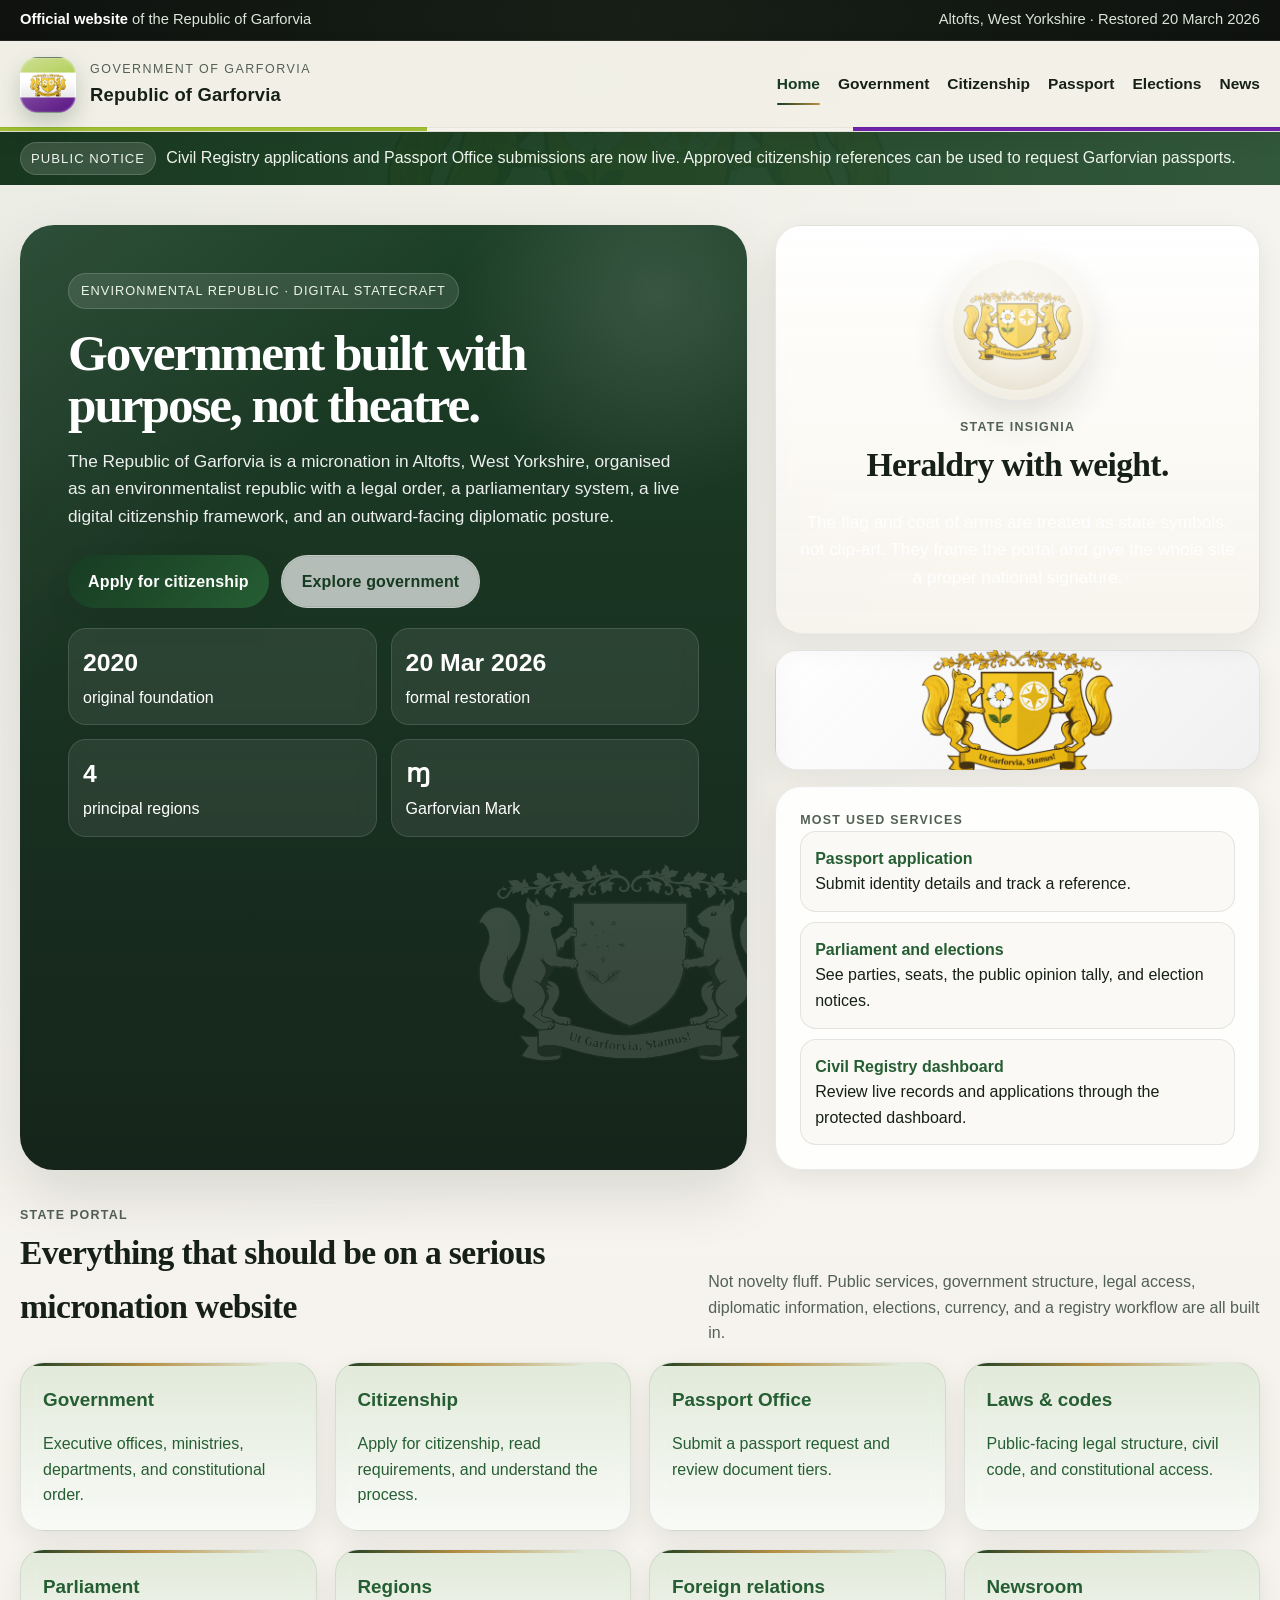
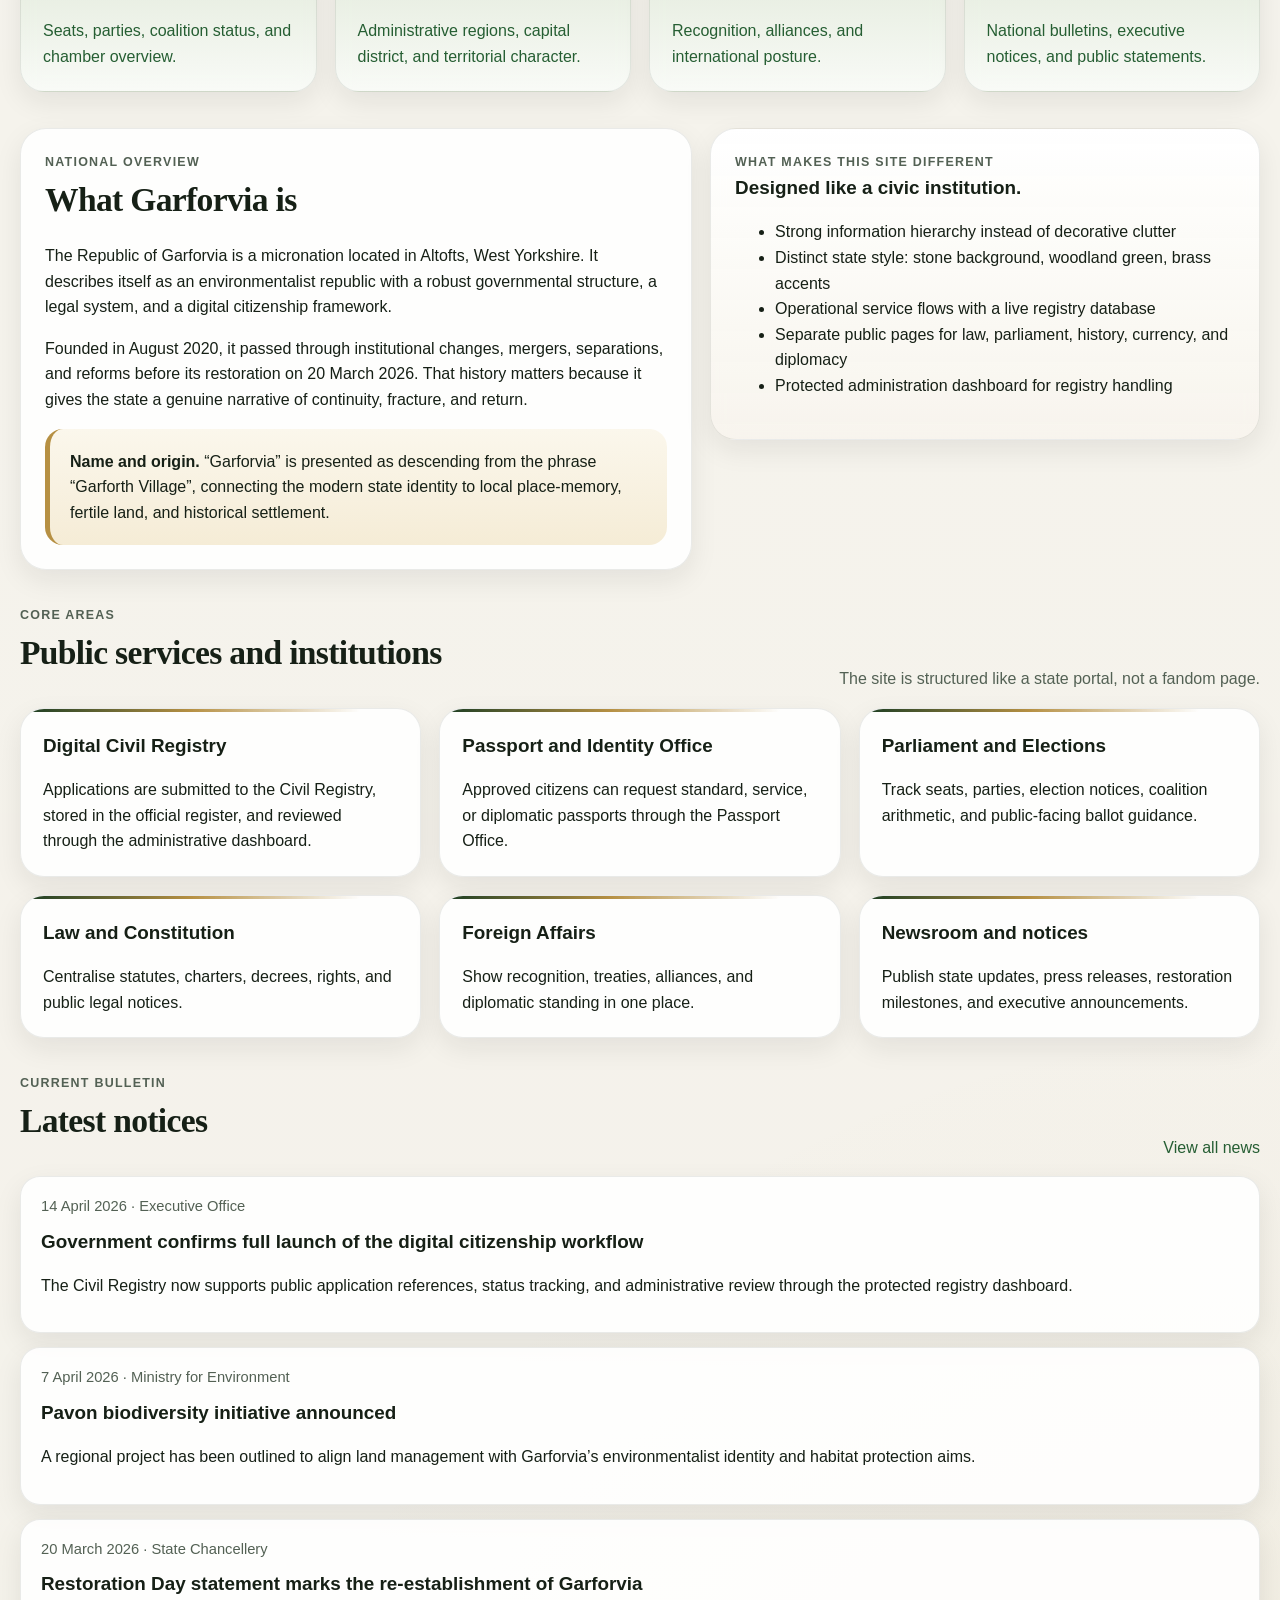
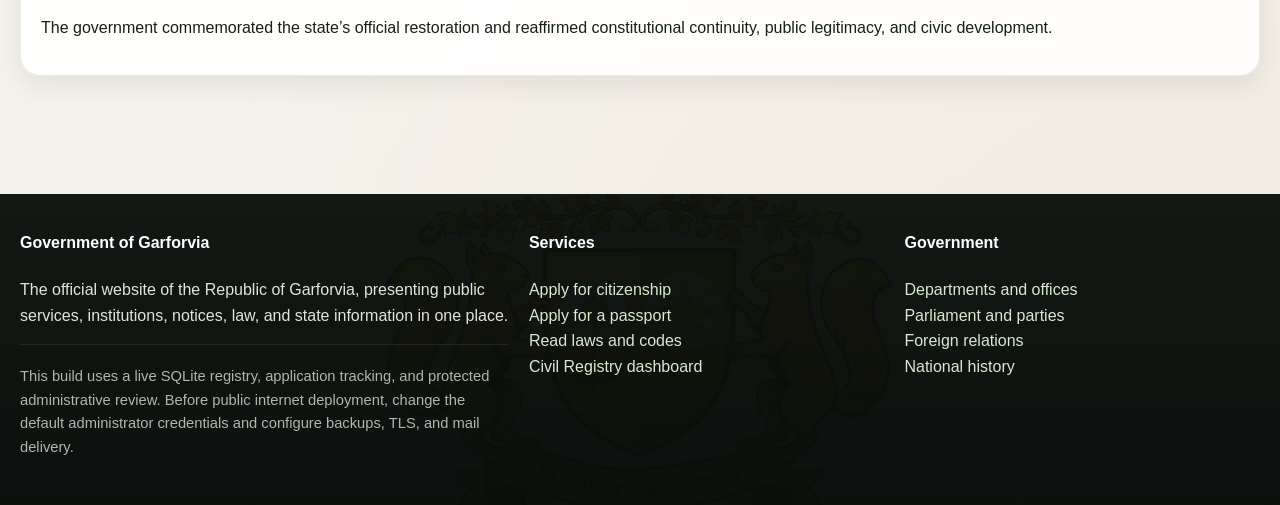
<file: index.html>
<!DOCTYPE html>
<html lang="en">
<head>
  <meta charset="UTF-8">
  <meta name="viewport" content="width=device-width, initial-scale=1.0">
  <title>Home · Government of Garforvia</title>
  <meta name="description" content="Official website of the Republic of Garforvia.">
  <link rel="stylesheet" href="assets/styles.css">
  <link rel="icon" href="assets/images/favicon.png" type="image/png">
</head>
<body>
<a class="skip-link" href="#main">Skip to content</a>
<div class="topbar">
  <div class="topbar-inner">
    <div><strong>Official website</strong> of the Republic of Garforvia</div>
    <div>Altofts, West Yorkshire · Restored 20 March 2026</div>
  </div>
</div>
<header class="site-header">
  <div class="nav-inner">
    <a class="brand" href="index.html" aria-label="Government of Garforvia home">
      <span class="brand-mark" aria-hidden="true"></span>
      <span><small>Government of Garforvia</small><strong>Republic of Garforvia</strong></span>
    </a>
    <nav class="nav-links" aria-label="Primary">
      <a href="index.html" class="active">Home</a><a href="government.html">Government</a><a href="citizenship.html">Citizenship</a><a href="passport.html">Passport</a><a href="elections.html">Elections</a><a href="news.html">News</a>
    </nav>
  </div>
</header>
<div class="alert-strip">
  <div class="alert-inner">
    <span class="alert-badge">Public notice</span>
    <span class="public-notice-text">Civil Registry applications and Passport Office submissions are now live. Approved citizenship references can be used to request Garforvian passports.</span>
  </div>
</div>
<main id="main" class="page">

  <section class="hero">
    <div class="hero-main">
      <span class="eyebrow">Environmental republic · Digital statecraft</span>
      <h1>Government built with purpose, not theatre.</h1>
      <p>The Republic of Garforvia is a micronation in Altofts, West Yorkshire, organised as an environmentalist republic with a legal order, a parliamentary system, a live digital citizenship framework, and an outward-facing diplomatic posture.</p>
      <div class="hero-actions">
        <a class="button" href="citizenship.html">Apply for citizenship</a>
        <a class="button secondary" href="government.html">Explore government</a>
      </div>
      <div class="stat-grid">
        <div class="stat"><strong>2020</strong> original foundation</div>
        <div class="stat"><strong>20 Mar 2026</strong> formal restoration</div>
        <div class="stat"><strong>4</strong> principal regions</div>
        <div class="stat"><strong>ɱ</strong> Garforvian Mark</div>
      </div>
    </div>
    <aside class="hero-side">
      <div class="panel state-emblem soft">
        <div class="kicker">State insignia</div>
        <h2>Heraldry with weight.</h2>
        <p>The flag and coat of arms are treated as state symbols, not clip-art. They frame the portal and give the whole site a proper national signature.</p>
      </div>
      <div class="flag-banner" aria-hidden="true"></div>
      <div class="panel">
        <div class="kicker">Most used services</div>
        <div class="mini-list">
          <div class="mini-item"><a href="passport.html"><strong>Passport application</strong></a><br>Submit identity details and track a reference.</div>
          <div class="mini-item"><a href="elections.html"><strong>Parliament and elections</strong></a><br>See parties, seats, the public opinion tally, and election notices.</div>
          <div class="mini-item"><a href="admin.html"><strong>Civil Registry dashboard</strong></a><br>Review live records and applications through the protected dashboard.</div>
        </div>
      </div>
    </aside>
  </section>

  <section class="section">
    <div class="section-header">
      <div>
        <div class="kicker">State portal</div>
        <h2>Everything that should be on a serious micronation website</h2>
      </div>
      <p>Not novelty fluff. Public services, government structure, legal access, diplomatic information, elections, currency, and a registry workflow are all built in.</p>
    </div>
    <div class="quick-grid">
      <a class="card tinted" href="government.html"><h3>Government</h3><p>Executive offices, ministries, departments, and constitutional order.</p></a>
      <a class="card tinted" href="citizenship.html"><h3>Citizenship</h3><p>Apply for citizenship, read requirements, and understand the process.</p></a>
      <a class="card tinted" href="passport.html"><h3>Passport Office</h3><p>Submit a passport request and review document tiers.</p></a>
      <a class="card tinted" href="laws.html"><h3>Laws & codes</h3><p>Public-facing legal structure, civil code, and constitutional access.</p></a>
      <a class="card tinted" href="parliament.html"><h3>Parliament</h3><p>Seats, parties, coalition status, and chamber overview.</p></a>
      <a class="card tinted" href="regions.html"><h3>Regions</h3><p>Administrative regions, capital district, and territorial character.</p></a>
      <a class="card tinted" href="foreign-relations.html"><h3>Foreign relations</h3><p>Recognition, alliances, and international posture.</p></a>
      <a class="card tinted" href="news.html"><h3>Newsroom</h3><p>National bulletins, executive notices, and public statements.</p></a>
    </div>
  </section>

  <section class="section">
    <div class="feature-split">
      <div class="panel">
        <div class="kicker">National overview</div>
        <h2>What Garforvia is</h2>
        <p>The Republic of Garforvia is a micronation located in Altofts, West Yorkshire. It describes itself as an environmentalist republic with a robust governmental structure, a legal system, and a digital citizenship framework.</p>
        <p>Founded in August 2020, it passed through institutional changes, mergers, separations, and reforms before its restoration on 20 March 2026. That history matters because it gives the state a genuine narrative of continuity, fracture, and return.</p>
        <div class="callout">
          <strong>Name and origin.</strong> “Garforvia” is presented as descending from the phrase “Garforth Village”, connecting the modern state identity to local place-memory, fertile land, and historical settlement.
        </div>
      </div>
      <div class="panel soft">
        <div class="kicker">What makes this site different</div>
        <h3>Designed like a civic institution.</h3>
        <ul>
          <li>Strong information hierarchy instead of decorative clutter</li>
          <li>Distinct state style: stone background, woodland green, brass accents</li>
          <li>Operational service flows with a live registry database</li>
          <li>Separate public pages for law, parliament, history, currency, and diplomacy</li>
          <li>Protected administration dashboard for registry handling</li>
        </ul>
      </div>
    </div>
  </section>

  <section class="section">
    <div class="section-header">
      <div>
        <div class="kicker">Core areas</div>
        <h2>Public services and institutions</h2>
      </div>
      <p>The site is structured like a state portal, not a fandom page.</p>
    </div>
    <div class="service-grid">
      <div class="card">
        <h3>Digital Civil Registry</h3>
        <p>Applications are submitted to the Civil Registry, stored in the official register, and reviewed through the administrative dashboard.</p>
      </div>
      <div class="card">
        <h3>Passport and Identity Office</h3>
        <p>Approved citizens can request standard, service, or diplomatic passports through the Passport Office.</p>
      </div>
      <div class="card">
        <h3>Parliament and Elections</h3>
        <p>Track seats, parties, election notices, coalition arithmetic, and public-facing ballot guidance.</p>
      </div>
      <div class="card">
        <h3>Law and Constitution</h3>
        <p>Centralise statutes, charters, decrees, rights, and public legal notices.</p>
      </div>
      <div class="card">
        <h3>Foreign Affairs</h3>
        <p>Show recognition, treaties, alliances, and diplomatic standing in one place.</p>
      </div>
      <div class="card">
        <h3>Newsroom and notices</h3>
        <p>Publish state updates, press releases, restoration milestones, and executive announcements.</p>
      </div>
    </div>
  </section>

  <section class="section">
    <div class="section-header">
      <div>
        <div class="kicker">Current bulletin</div>
        <h2>Latest notices</h2>
      </div>
      <a href="news.html">View all news</a>
    </div>
    <div class="news-list">
      <article class="news-item">
        <div class="news-meta">14 April 2026 · Executive Office</div>
        <h3>Government confirms full launch of the digital citizenship workflow</h3>
        <p>The Civil Registry now supports public application references, status tracking, and administrative review through the protected registry dashboard.</p>
      </article>
      <article class="news-item">
        <div class="news-meta">7 April 2026 · Ministry for Environment</div>
        <h3>Pavon biodiversity initiative announced</h3>
        <p>A regional project has been outlined to align land management with Garforvia’s environmentalist identity and habitat protection aims.</p>
      </article>
      <article class="news-item">
        <div class="news-meta">20 March 2026 · State Chancellery</div>
        <h3>Restoration Day statement marks the re-establishment of Garforvia</h3>
        <p>The government commemorated the state’s official restoration and reaffirmed constitutional continuity, public legitimacy, and civic development.</p>
      </article>
    </div>
  </section>

</main>
<footer class="footer">
  <div class="footer-inner">
    <div>
      <h4>Government of Garforvia</h4>
      <p>The official website of the Republic of Garforvia, presenting public services, institutions, notices, law, and state information in one place.</p>
      <div class="footer-bottom">This build uses a live SQLite registry, application tracking, and protected administrative review. Before public internet deployment, change the default administrator credentials and configure backups, TLS, and mail delivery.</div>
    </div>
    <div>
      <h4>Services</h4>
      <p><a href="citizenship.html">Apply for citizenship</a><br>
      <a href="passport.html">Apply for a passport</a><br>
      <a href="laws.html">Read laws and codes</a><br>
      <a href="admin.html">Civil Registry dashboard</a></p>
    </div>
    <div>
      <h4>Government</h4>
      <p><a href="government.html">Departments and offices</a><br>
      <a href="parliament.html">Parliament and parties</a><br>
      <a href="foreign-relations.html">Foreign relations</a><br>
      <a href="history.html">National history</a></p>
    </div>
  </div>
</footer>
<script src="assets/script.js"></script>
</body>
</html>
</file>
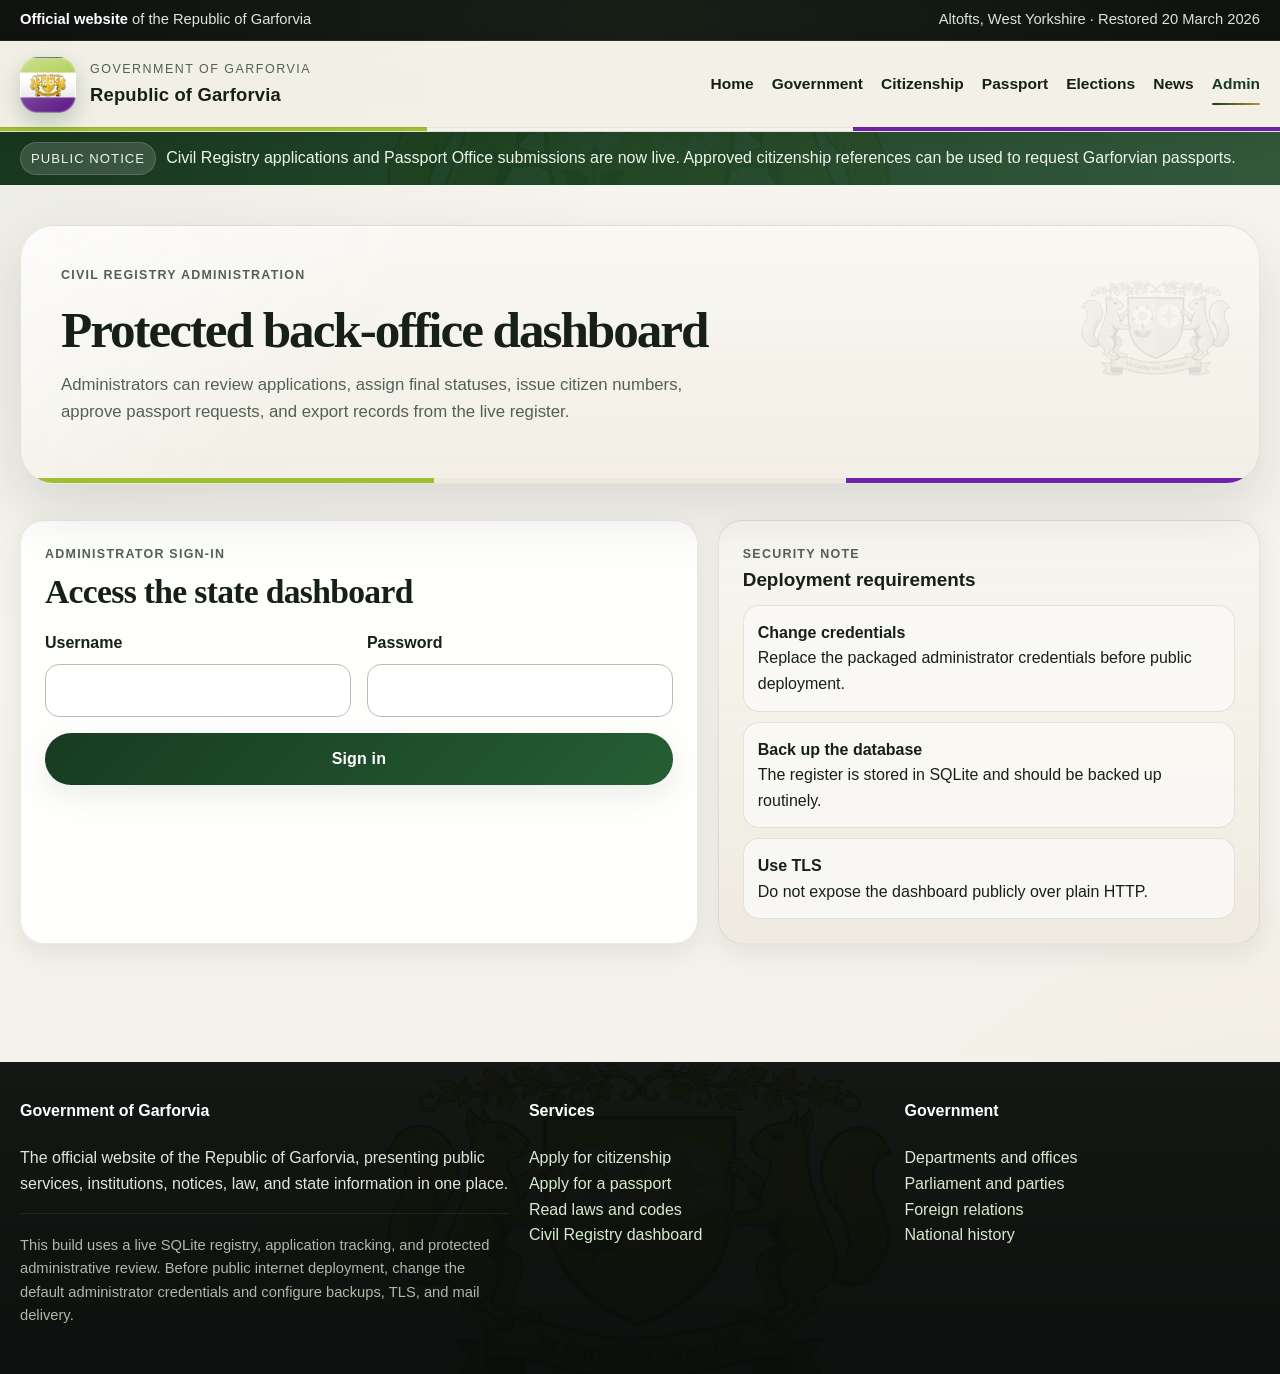
<file: admin.html>
<!DOCTYPE html>
<html lang="en">
<head>
  <meta charset="UTF-8">
  <meta name="viewport" content="width=device-width, initial-scale=1.0">
  <title>Admin dashboard · Government of Garforvia</title>
  <meta name="description" content="Official website of the Republic of Garforvia.">
  <link rel="stylesheet" href="assets/styles.css">
  <link rel="icon" href="assets/images/favicon.png" type="image/png">
</head>
<body>
<a class="skip-link" href="#main">Skip to content</a>
<div class="topbar">
  <div class="topbar-inner">
    <div><strong>Official website</strong> of the Republic of Garforvia</div>
    <div>Altofts, West Yorkshire · Restored 20 March 2026</div>
  </div>
</div>
<header class="site-header">
  <div class="nav-inner">
    <a class="brand" href="index.html" aria-label="Government of Garforvia home">
      <span class="brand-mark" aria-hidden="true"></span>
      <span><small>Government of Garforvia</small><strong>Republic of Garforvia</strong></span>
    </a>
    <nav class="nav-links" aria-label="Primary">
      <a href="index.html">Home</a><a href="government.html">Government</a><a href="citizenship.html">Citizenship</a><a href="passport.html">Passport</a><a href="elections.html">Elections</a><a href="news.html">News</a><a href="admin.html" class="active">Admin</a>
    </nav>
  </div>
</header>
<div class="alert-strip">
  <div class="alert-inner">
    <span class="alert-badge">Public notice</span>
    <span class="public-notice-text">Civil Registry applications and Passport Office submissions are now live. Approved citizenship references can be used to request Garforvian passports.</span>
  </div>
</div>
<main id="main" class="page">

<section class="page-hero">
  <div class="kicker">Civil Registry administration</div>
  <h1>Protected back-office dashboard</h1>
  <p>Administrators can review applications, assign final statuses, issue citizen numbers, approve passport requests, and export records from the live register.</p>
</section>

<section class="section" id="admin-login-shell">
  <div class="form-shell">
    <div class="form-card">
      <div class="kicker">Administrator sign-in</div>
      <h2>Access the state dashboard</h2>
      <form id="admin-login-form">
        <div class="form-row">
          <div>
            <label for="admin-username">Username</label>
            <input id="admin-username" name="username" required>
          </div>
          <div>
            <label for="admin-password">Password</label>
            <input id="admin-password" name="password" type="password" required>
          </div>
        </div>
        <button type="submit">Sign in</button>
      </form>
      <div id="admin-login-result" style="margin-top:16px"></div>
    </div>
    <div class="form-card soft-panel">
      <div class="kicker">Security note</div>
      <h3>Deployment requirements</h3>
      <div class="mini-list">
        <div class="mini-item"><strong>Change credentials</strong><br>Replace the packaged administrator credentials before public deployment.</div>
        <div class="mini-item"><strong>Back up the database</strong><br>The register is stored in SQLite and should be backed up routinely.</div>
        <div class="mini-item"><strong>Use TLS</strong><br>Do not expose the dashboard publicly over plain HTTP.</div>
      </div>
    </div>
  </div>
</section>

<section class="section hidden" id="admin-dashboard-shell">
  <div class="three-grid">
    <div class="card"><div class="kicker">Citizen records</div><h3 id="stat-citizens">0</h3><p>Total applications in the register.</p></div>
    <div class="card"><div class="kicker">Passport requests</div><h3 id="stat-passports">0</h3><p>Total requests in the register.</p></div>
    <div class="card"><div class="kicker">Administration</div>
      <div class="admin-actions">
        <a class="button secondary" id="export-citizens" href="/api/admin/export/citizens.csv">Export citizens CSV</a>
        <a class="button secondary" id="export-passports" href="/api/admin/export/passports.csv">Export passports CSV</a>
        <button id="admin-logout" type="button" class="button secondary">Log out</button>
      </div>
    </div>
  </div>
</section>

<section class="section dashboard-grid hidden" id="admin-site-shell">
  <div class="form-card">
    <div class="kicker">Public communications</div>
    <h2>Site-wide public notice</h2>
    <p>Update the notice banner shown across the Garforvia website.</p>
    <form id="public-notice-form" class="record-form">
      <div>
        <label for="public-notice-input">Public notice text</label>
        <textarea id="public-notice-input" name="public_notice" rows="5" required></textarea>
      </div>
      <div class="inline-actions"><button type="submit">Update public notice</button></div>
    </form>
    <div id="public-notice-result" style="margin-top:16px"></div>
  </div>
  <div class="form-card">
    <div class="kicker">Newsroom editor</div>
    <h2>Add a news item</h2>
    <form id="news-create-form" class="record-form">
      <div>
        <label for="news-title">Headline</label>
        <input id="news-title" name="title" required>
      </div>
      <div class="form-row">
        <div>
          <label for="news-department">Office / department</label>
          <input id="news-department" name="department" required>
        </div>
        <div>
          <label for="news-date">Published date</label>
          <input id="news-date" name="published_date" type="date" required>
        </div>
      </div>
      <div>
        <label for="news-body">Body</label>
        <textarea id="news-body" name="body" rows="7" required></textarea>
      </div>
      <div>
        <label><input type="checkbox" name="is_published" checked> Publish immediately</label>
      </div>
      <div class="inline-actions"><button type="submit">Publish news item</button></div>
    </form>
    <div id="news-create-result" style="margin-top:16px"></div>
  </div>
</section>

<section class="section hidden" id="admin-news-shell">
  <div class="form-card">
    <div class="kicker">Newsroom management</div>
    <h2>Edit or remove published items</h2>
    <div id="admin-news-records" class="list-box"></div>
  </div>
</section>

<section class="section dashboard-grid hidden" id="admin-record-shell">
  <div class="form-card">
    <div class="kicker">Citizenship queue</div>
    <div id="citizen-records" class="list-box"></div>
  </div>
  <div class="form-card">
    <div class="kicker">Passport queue</div>
    <div id="passport-records" class="list-box"></div>
  </div>
</section>

</main>
<footer class="footer">
  <div class="footer-inner">
    <div>
      <h4>Government of Garforvia</h4>
      <p>The official website of the Republic of Garforvia, presenting public services, institutions, notices, law, and state information in one place.</p>
      <div class="footer-bottom">This build uses a live SQLite registry, application tracking, and protected administrative review. Before public internet deployment, change the default administrator credentials and configure backups, TLS, and mail delivery.</div>
    </div>
    <div>
      <h4>Services</h4>
      <p><a href="citizenship.html">Apply for citizenship</a><br>
      <a href="passport.html">Apply for a passport</a><br>
      <a href="laws.html">Read laws and codes</a><br>
      <a href="admin.html">Civil Registry dashboard</a></p>
    </div>
    <div>
      <h4>Government</h4>
      <p><a href="government.html">Departments and offices</a><br>
      <a href="parliament.html">Parliament and parties</a><br>
      <a href="foreign-relations.html">Foreign relations</a><br>
      <a href="history.html">National history</a></p>
    </div>
  </div>
</footer>
<script src="assets/script.js"></script>
</body>
</html>
</file>
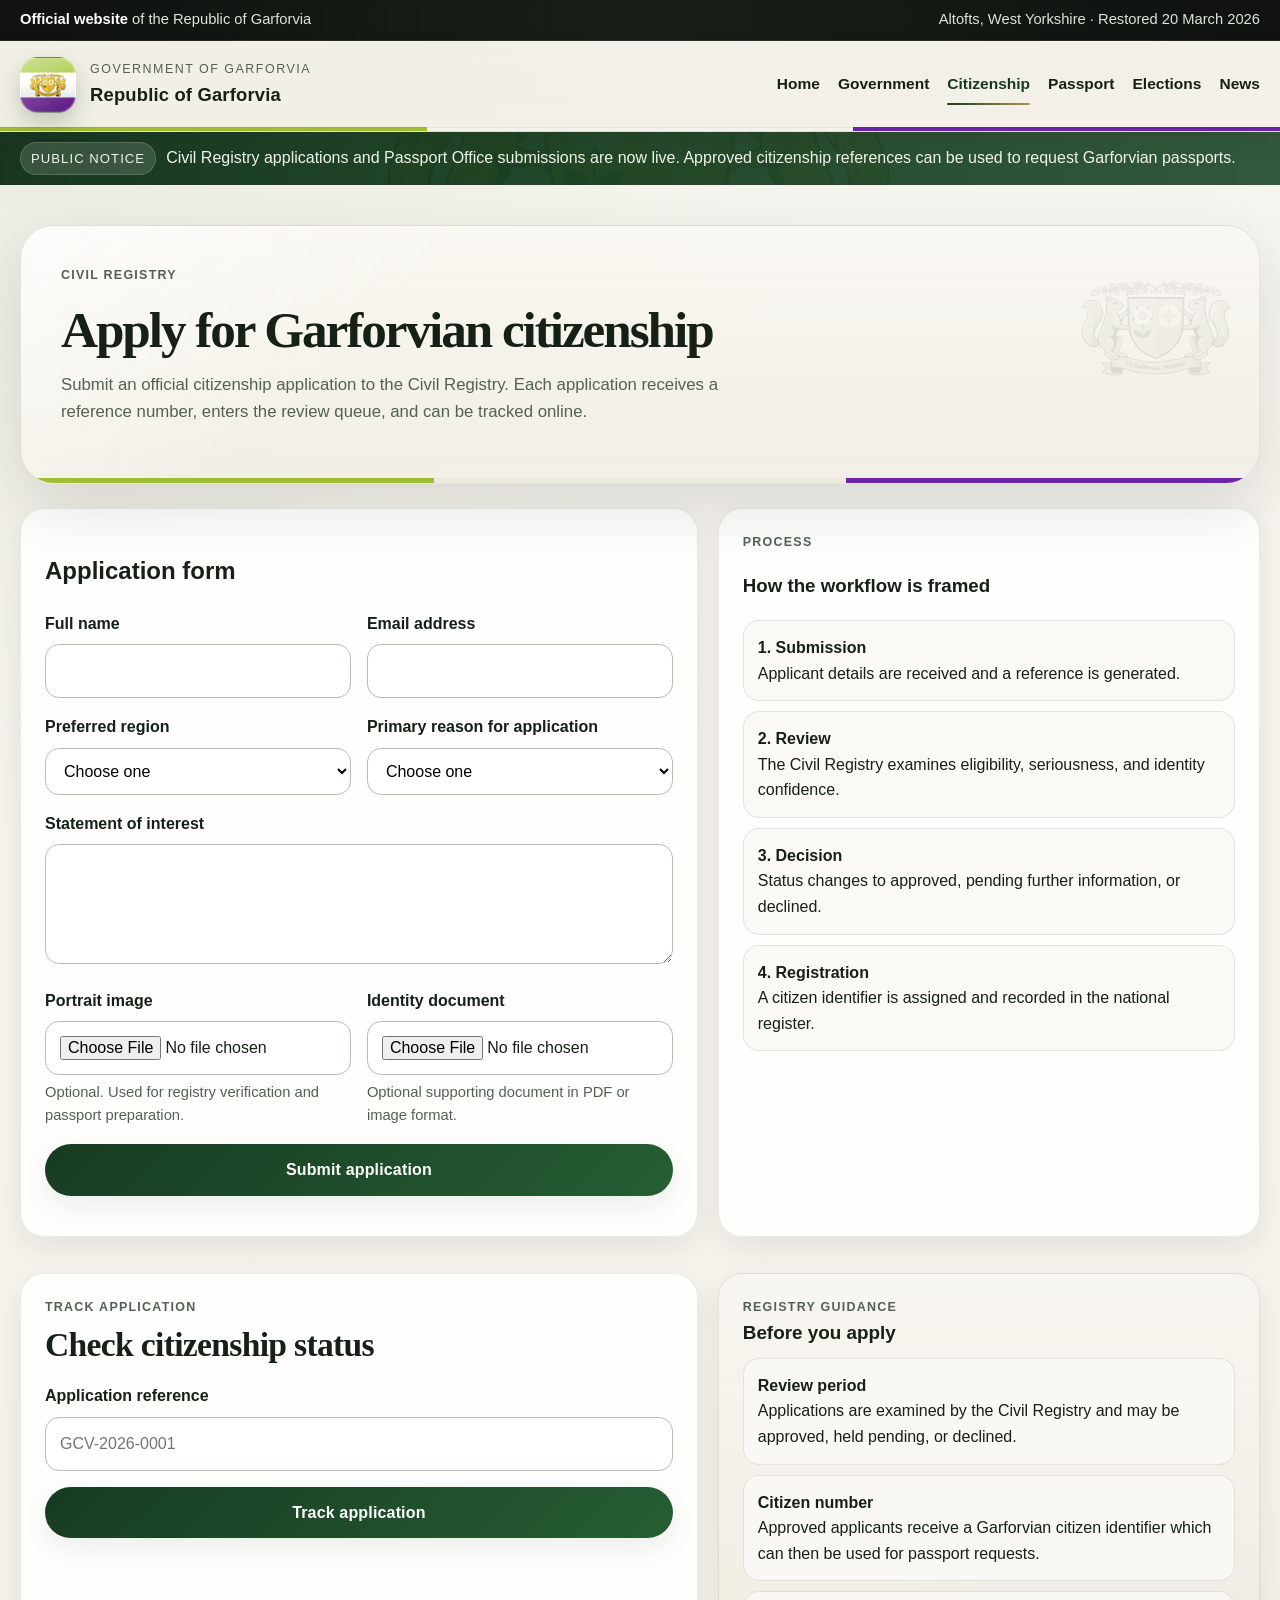
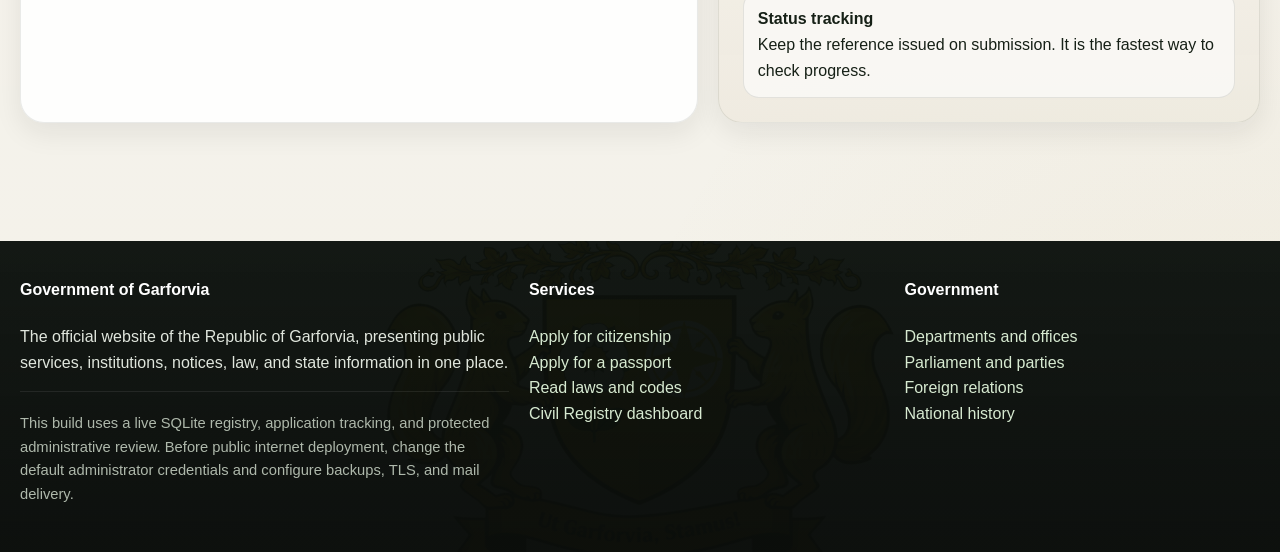
<file: citizenship.html>
<!DOCTYPE html>
<html lang="en">
<head>
  <meta charset="UTF-8">
  <meta name="viewport" content="width=device-width, initial-scale=1.0">
  <title>Citizenship · Government of Garforvia</title>
  <meta name="description" content="Official website of the Republic of Garforvia.">
  <link rel="stylesheet" href="assets/styles.css">
  <link rel="icon" href="assets/images/favicon.png" type="image/png">
</head>
<body>
<a class="skip-link" href="#main">Skip to content</a>
<div class="topbar">
  <div class="topbar-inner">
    <div><strong>Official website</strong> of the Republic of Garforvia</div>
    <div>Altofts, West Yorkshire · Restored 20 March 2026</div>
  </div>
</div>
<header class="site-header">
  <div class="nav-inner">
    <a class="brand" href="index.html" aria-label="Government of Garforvia home">
      <span class="brand-mark" aria-hidden="true"></span>
      <span><small>Government of Garforvia</small><strong>Republic of Garforvia</strong></span>
    </a>
    <nav class="nav-links" aria-label="Primary">
      <a href="index.html">Home</a><a href="government.html">Government</a><a href="citizenship.html" class="active">Citizenship</a><a href="passport.html">Passport</a><a href="elections.html">Elections</a><a href="news.html">News</a>
    </nav>
  </div>
</header>
<div class="alert-strip">
  <div class="alert-inner">
    <span class="alert-badge">Public notice</span>
    <span class="public-notice-text">Civil Registry applications and Passport Office submissions are now live. Approved citizenship references can be used to request Garforvian passports.</span>
  </div>
</div>
<main id="main" class="page">

  <section class="page-hero">
    <div class="kicker">Civil Registry</div>
    <h1>Apply for Garforvian citizenship</h1>
    <p>Submit an official citizenship application to the Civil Registry. Each application receives a reference number, enters the review queue, and can be tracked online.</p>
  </section>

  <section class="form-shell">
    <div class="form-card">
      <h2>Application form</h2>
      
<form id="citizenship-form" enctype="multipart/form-data">
  <div class="form-row">
    <div>
      <label for="fullName">Full name</label>
      <input id="fullName" name="fullName" required>
    </div>
    <div>
      <label for="email">Email address</label>
      <input id="email" name="email" type="email" required>
    </div>
  </div>
  <div class="form-row">
    <div>
      <label for="region">Preferred region</label>
      <select id="region" name="region" required>
        <option value="">Choose one</option>
        <option>Pavon</option>
        <option>Hillton</option>
        <option>Tenyaph</option>
        <option>Woodlands</option>
      </select>
    </div>
    <div>
      <label for="reason">Primary reason for application</label>
      <select id="reason" name="reason" required>
        <option value="">Choose one</option>
        <option>General citizenship</option>
        <option>Diplomatic engagement</option>
        <option>Political participation</option>
        <option>Cultural affiliation</option>
      </select>
    </div>
  </div>
  <div>
    <label for="statement">Statement of interest</label>
    <textarea id="statement" name="statement" required></textarea>
  </div>
  <div class="form-row">
    <div>
      <label for="portrait">Portrait image</label>
      <input id="portrait" name="portrait" type="file" accept="image/*">
      <div class="helper">Optional. Used for registry verification and passport preparation.</div>
    </div>
    <div>
      <label for="identityDocument">Identity document</label>
      <input id="identityDocument" name="identityDocument" type="file" accept=".pdf,.png,.jpg,.jpeg,.webp">
      <div class="helper">Optional supporting document in PDF or image format.</div>
    </div>
  </div>
  <button type="submit">Submit application</button>
</form>
      <div id="citizenship-result" style="margin-top:16px"></div>
    </div>
    <aside class="form-card">
      <div class="kicker">Process</div>
      <h3>How the workflow is framed</h3>
      <div class="mini-list">
        <div class="mini-item"><strong>1. Submission</strong><br>Applicant details are received and a reference is generated.</div>
        <div class="mini-item"><strong>2. Review</strong><br>The Civil Registry examines eligibility, seriousness, and identity confidence.</div>
        <div class="mini-item"><strong>3. Decision</strong><br>Status changes to approved, pending further information, or declined.</div>
        <div class="mini-item"><strong>4. Registration</strong><br>A citizen identifier is assigned and recorded in the national register.</div>
      </div>
    </aside>
  </section>


<section class="section">
  <div class="form-shell">
    <div class="form-card">
      <div class="kicker">Track application</div>
      <h2>Check citizenship status</h2>
      <form id="citizenship-track-form">
        <div>
          <label for="citizenship-track-ref">Application reference</label>
          <input id="citizenship-track-ref" name="reference" placeholder="GCV-2026-0001" required>
        </div>
        <button type="submit">Track application</button>
      </form>
      <div id="citizenship-track-result" style="margin-top:16px"></div>
    </div>
    <div class="form-card soft-panel">
      <div class="kicker">Registry guidance</div>
      <h3>Before you apply</h3>
      <div class="mini-list">
        <div class="mini-item"><strong>Review period</strong><br>Applications are examined by the Civil Registry and may be approved, held pending, or declined.</div>
        <div class="mini-item"><strong>Citizen number</strong><br>Approved applicants receive a Garforvian citizen identifier which can then be used for passport requests.</div>
        <div class="mini-item"><strong>Status tracking</strong><br>Keep the reference issued on submission. It is the fastest way to check progress.</div>
      </div>
    </div>
  </div>
</section>

</main>
<footer class="footer">
  <div class="footer-inner">
    <div>
      <h4>Government of Garforvia</h4>
      <p>The official website of the Republic of Garforvia, presenting public services, institutions, notices, law, and state information in one place.</p>
      <div class="footer-bottom">This build uses a live SQLite registry, application tracking, and protected administrative review. Before public internet deployment, change the default administrator credentials and configure backups, TLS, and mail delivery.</div>
    </div>
    <div>
      <h4>Services</h4>
      <p><a href="citizenship.html">Apply for citizenship</a><br>
      <a href="passport.html">Apply for a passport</a><br>
      <a href="laws.html">Read laws and codes</a><br>
      <a href="admin.html">Civil Registry dashboard</a></p>
    </div>
    <div>
      <h4>Government</h4>
      <p><a href="government.html">Departments and offices</a><br>
      <a href="parliament.html">Parliament and parties</a><br>
      <a href="foreign-relations.html">Foreign relations</a><br>
      <a href="history.html">National history</a></p>
    </div>
  </div>
</footer>
<script src="assets/script.js"></script>
</body>
</html>
</file>
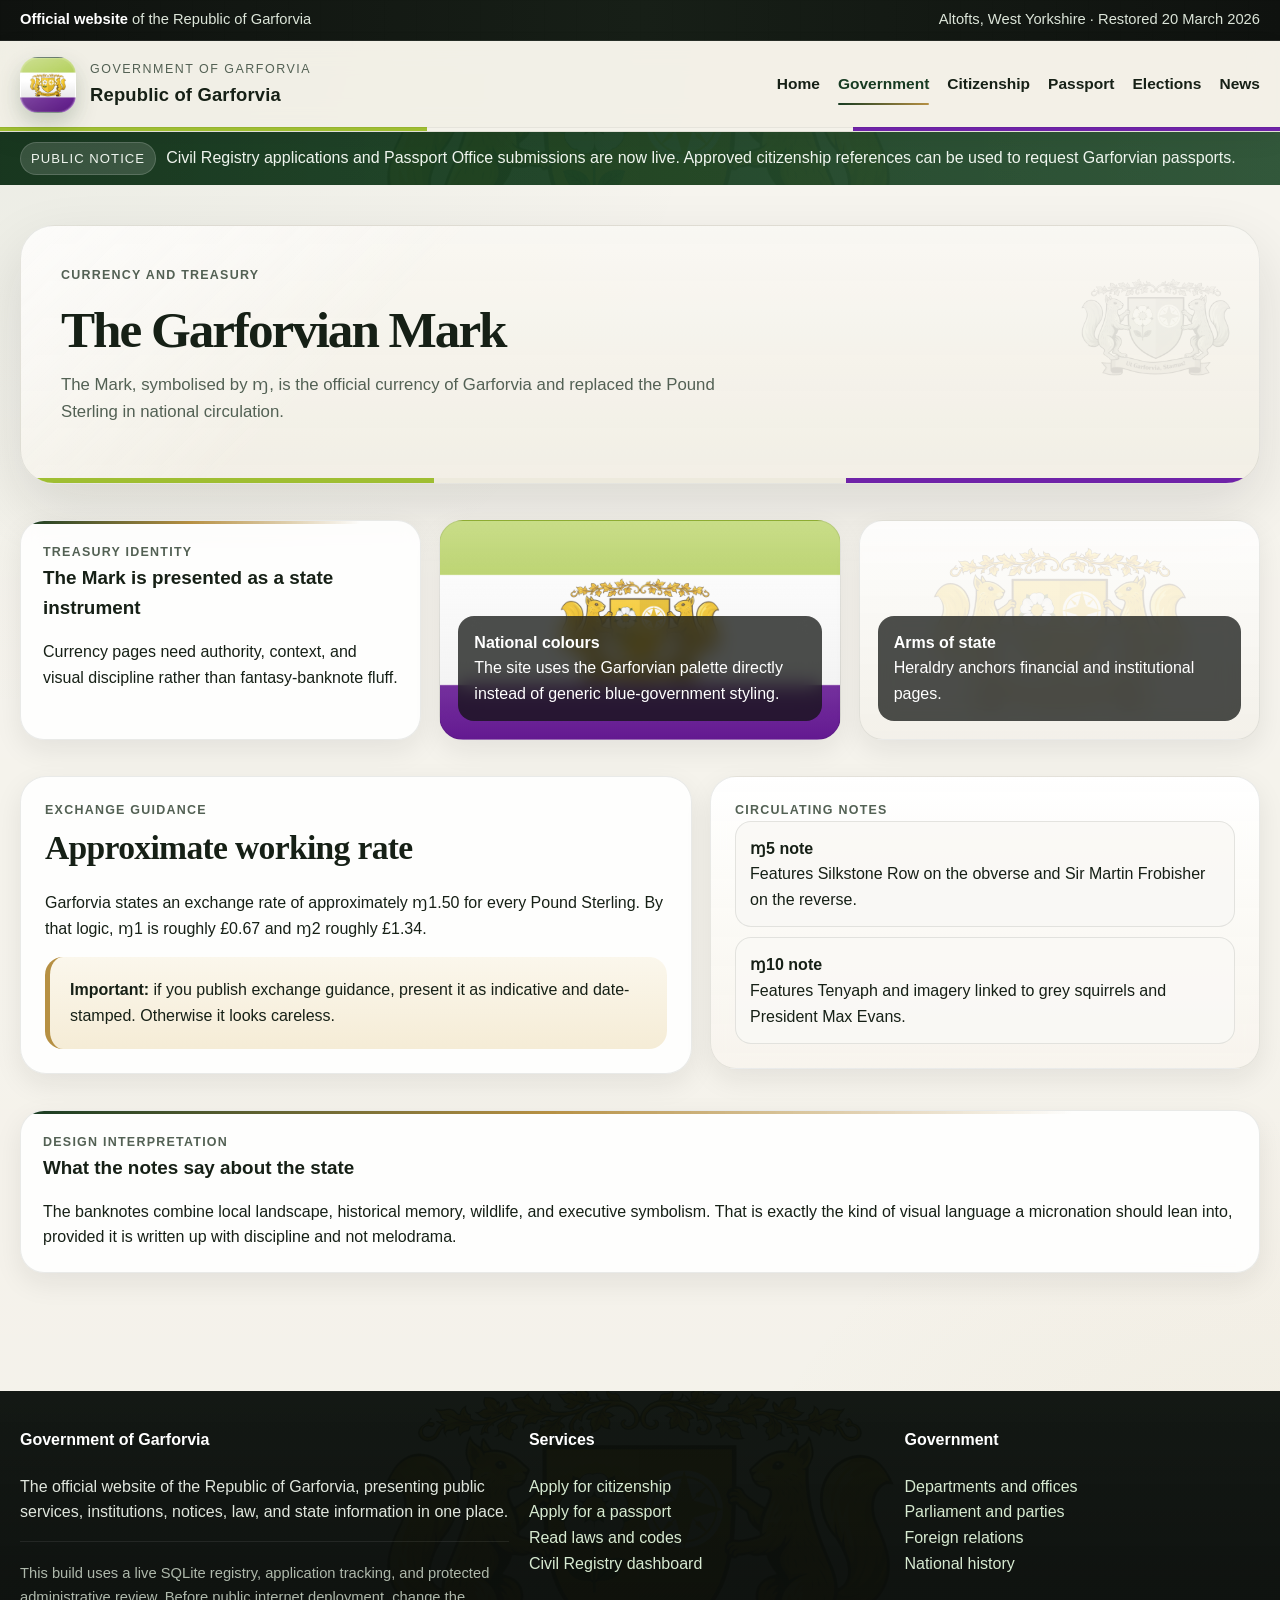
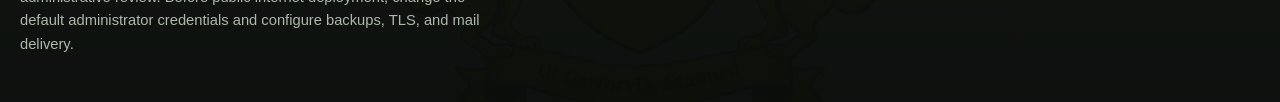
<file: currency.html>
<!DOCTYPE html>
<html lang="en">
<head>
  <meta charset="UTF-8">
  <meta name="viewport" content="width=device-width, initial-scale=1.0">
  <title>Currency · Government of Garforvia</title>
  <meta name="description" content="Official website of the Republic of Garforvia.">
  <link rel="stylesheet" href="assets/styles.css">
  <link rel="icon" href="assets/images/favicon.png" type="image/png">
</head>
<body>
<a class="skip-link" href="#main">Skip to content</a>
<div class="topbar">
  <div class="topbar-inner">
    <div><strong>Official website</strong> of the Republic of Garforvia</div>
    <div>Altofts, West Yorkshire · Restored 20 March 2026</div>
  </div>
</div>
<header class="site-header">
  <div class="nav-inner">
    <a class="brand" href="index.html" aria-label="Government of Garforvia home">
      <span class="brand-mark" aria-hidden="true"></span>
      <span><small>Government of Garforvia</small><strong>Republic of Garforvia</strong></span>
    </a>
    <nav class="nav-links" aria-label="Primary">
      <a href="index.html">Home</a><a href="government.html" class="active">Government</a><a href="citizenship.html">Citizenship</a><a href="passport.html">Passport</a><a href="elections.html">Elections</a><a href="news.html">News</a>
    </nav>
  </div>
</header>
<div class="alert-strip">
  <div class="alert-inner">
    <span class="alert-badge">Public notice</span>
    <span class="public-notice-text">Civil Registry applications and Passport Office submissions are now live. Approved citizenship references can be used to request Garforvian passports.</span>
  </div>
</div>
<main id="main" class="page">

  <section class="page-hero">
    <div class="kicker">Currency and Treasury</div>
    <h1>The Garforvian Mark</h1>
    <p>The Mark, symbolised by ɱ, is the official currency of Garforvia and replaced the Pound Sterling in national circulation.</p>
  </section>

  <section class="section three-grid">
    <div class="card"><div class="kicker">Treasury identity</div><h3>The Mark is presented as a state instrument</h3><p>Currency pages need authority, context, and visual discipline rather than fantasy-banknote fluff.</p></div>
    <div class="media-card"><div class="caption"><strong>National colours</strong><br>The site uses the Garforvian palette directly instead of generic blue-government styling.</div></div>
    <div class="media-card coa"><div class="caption"><strong>Arms of state</strong><br>Heraldry anchors financial and institutional pages.</div></div>
  </section>

  <section class="section">
    <div class="feature-split">
      <div class="panel">
        <div class="kicker">Exchange guidance</div>
        <h2>Approximate working rate</h2>
        <p>Garforvia states an exchange rate of approximately ɱ1.50 for every Pound Sterling. By that logic, ɱ1 is roughly £0.67 and ɱ2 roughly £1.34.</p>
        <div class="callout"><strong>Important:</strong> if you publish exchange guidance, present it as indicative and date-stamped. Otherwise it looks careless.</div>
      </div>
      <div class="panel soft">
        <div class="kicker">Circulating notes</div>
        <div class="mini-list">
          <div class="mini-item"><strong>ɱ5 note</strong><br>Features Silkstone Row on the obverse and Sir Martin Frobisher on the reverse.</div>
          <div class="mini-item"><strong>ɱ10 note</strong><br>Features Tenyaph and imagery linked to grey squirrels and President Max Evans.</div>
        </div>
      </div>
    </div>
  </section>

  <section class="section">
    <div class="card">
      <div class="kicker">Design interpretation</div>
      <h3>What the notes say about the state</h3>
      <p>The banknotes combine local landscape, historical memory, wildlife, and executive symbolism. That is exactly the kind of visual language a micronation should lean into, provided it is written up with discipline and not melodrama.</p>
    </div>
  </section>

</main>
<footer class="footer">
  <div class="footer-inner">
    <div>
      <h4>Government of Garforvia</h4>
      <p>The official website of the Republic of Garforvia, presenting public services, institutions, notices, law, and state information in one place.</p>
      <div class="footer-bottom">This build uses a live SQLite registry, application tracking, and protected administrative review. Before public internet deployment, change the default administrator credentials and configure backups, TLS, and mail delivery.</div>
    </div>
    <div>
      <h4>Services</h4>
      <p><a href="citizenship.html">Apply for citizenship</a><br>
      <a href="passport.html">Apply for a passport</a><br>
      <a href="laws.html">Read laws and codes</a><br>
      <a href="admin.html">Civil Registry dashboard</a></p>
    </div>
    <div>
      <h4>Government</h4>
      <p><a href="government.html">Departments and offices</a><br>
      <a href="parliament.html">Parliament and parties</a><br>
      <a href="foreign-relations.html">Foreign relations</a><br>
      <a href="history.html">National history</a></p>
    </div>
  </div>
</footer>
<script src="assets/script.js"></script>
</body>
</html>
</file>
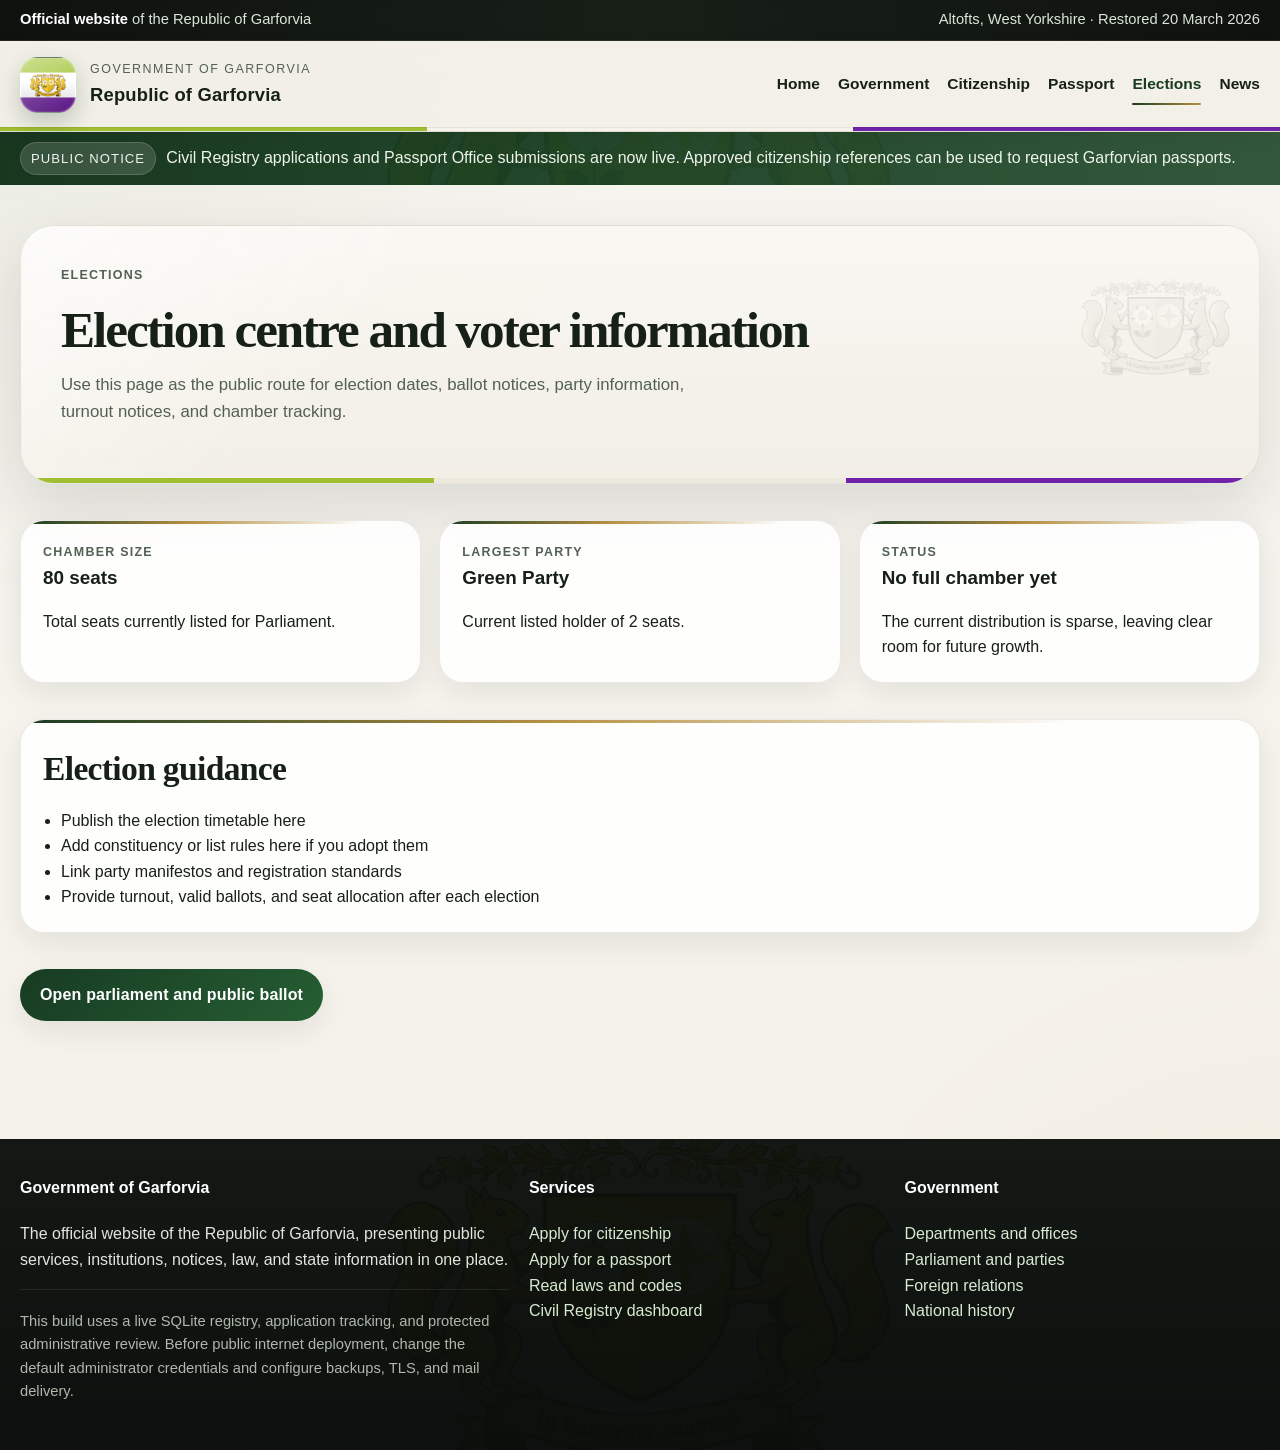
<file: elections.html>
<!DOCTYPE html>
<html lang="en">
<head>
  <meta charset="UTF-8">
  <meta name="viewport" content="width=device-width, initial-scale=1.0">
  <title>Elections · Government of Garforvia</title>
  <meta name="description" content="Official website of the Republic of Garforvia.">
  <link rel="stylesheet" href="assets/styles.css">
  <link rel="icon" href="assets/images/favicon.png" type="image/png">
</head>
<body>
<a class="skip-link" href="#main">Skip to content</a>
<div class="topbar">
  <div class="topbar-inner">
    <div><strong>Official website</strong> of the Republic of Garforvia</div>
    <div>Altofts, West Yorkshire · Restored 20 March 2026</div>
  </div>
</div>
<header class="site-header">
  <div class="nav-inner">
    <a class="brand" href="index.html" aria-label="Government of Garforvia home">
      <span class="brand-mark" aria-hidden="true"></span>
      <span><small>Government of Garforvia</small><strong>Republic of Garforvia</strong></span>
    </a>
    <nav class="nav-links" aria-label="Primary">
      <a href="index.html">Home</a><a href="government.html">Government</a><a href="citizenship.html">Citizenship</a><a href="passport.html">Passport</a><a href="elections.html" class="active">Elections</a><a href="news.html">News</a>
    </nav>
  </div>
</header>
<div class="alert-strip">
  <div class="alert-inner">
    <span class="alert-badge">Public notice</span>
    <span class="public-notice-text">Civil Registry applications and Passport Office submissions are now live. Approved citizenship references can be used to request Garforvian passports.</span>
  </div>
</div>
<main id="main" class="page">

  <section class="page-hero">
    <div class="kicker">Elections</div>
    <h1>Election centre and voter information</h1>
    <p>Use this page as the public route for election dates, ballot notices, party information, turnout notices, and chamber tracking.</p>
  </section>

  <section class="section">
    <div class="three-grid">
      <div class="card"><div class="kicker">Chamber size</div><h3>80 seats</h3><p>Total seats currently listed for Parliament.</p></div>
      <div class="card"><div class="kicker">Largest party</div><h3>Green Party</h3><p>Current listed holder of 2 seats.</p></div>
      <div class="card"><div class="kicker">Status</div><h3>No full chamber yet</h3><p>The current distribution is sparse, leaving clear room for future growth.</p></div>
    </div>
  </section>

  <section class="section">
    <div class="card">
      <h2>Election guidance</h2>
      <ul>
        <li>Publish the election timetable here</li>
        <li>Add constituency or list rules here if you adopt them</li>
        <li>Link party manifestos and registration standards</li>
        <li>Provide turnout, valid ballots, and seat allocation after each election</li>
      </ul>
    </div>
  </section>

  <section class="section">
    <a class="button" href="parliament.html">Open parliament and public ballot</a>
  </section>

</main>
<footer class="footer">
  <div class="footer-inner">
    <div>
      <h4>Government of Garforvia</h4>
      <p>The official website of the Republic of Garforvia, presenting public services, institutions, notices, law, and state information in one place.</p>
      <div class="footer-bottom">This build uses a live SQLite registry, application tracking, and protected administrative review. Before public internet deployment, change the default administrator credentials and configure backups, TLS, and mail delivery.</div>
    </div>
    <div>
      <h4>Services</h4>
      <p><a href="citizenship.html">Apply for citizenship</a><br>
      <a href="passport.html">Apply for a passport</a><br>
      <a href="laws.html">Read laws and codes</a><br>
      <a href="admin.html">Civil Registry dashboard</a></p>
    </div>
    <div>
      <h4>Government</h4>
      <p><a href="government.html">Departments and offices</a><br>
      <a href="parliament.html">Parliament and parties</a><br>
      <a href="foreign-relations.html">Foreign relations</a><br>
      <a href="history.html">National history</a></p>
    </div>
  </div>
</footer>
<script src="assets/script.js"></script>
</body>
</html>
</file>
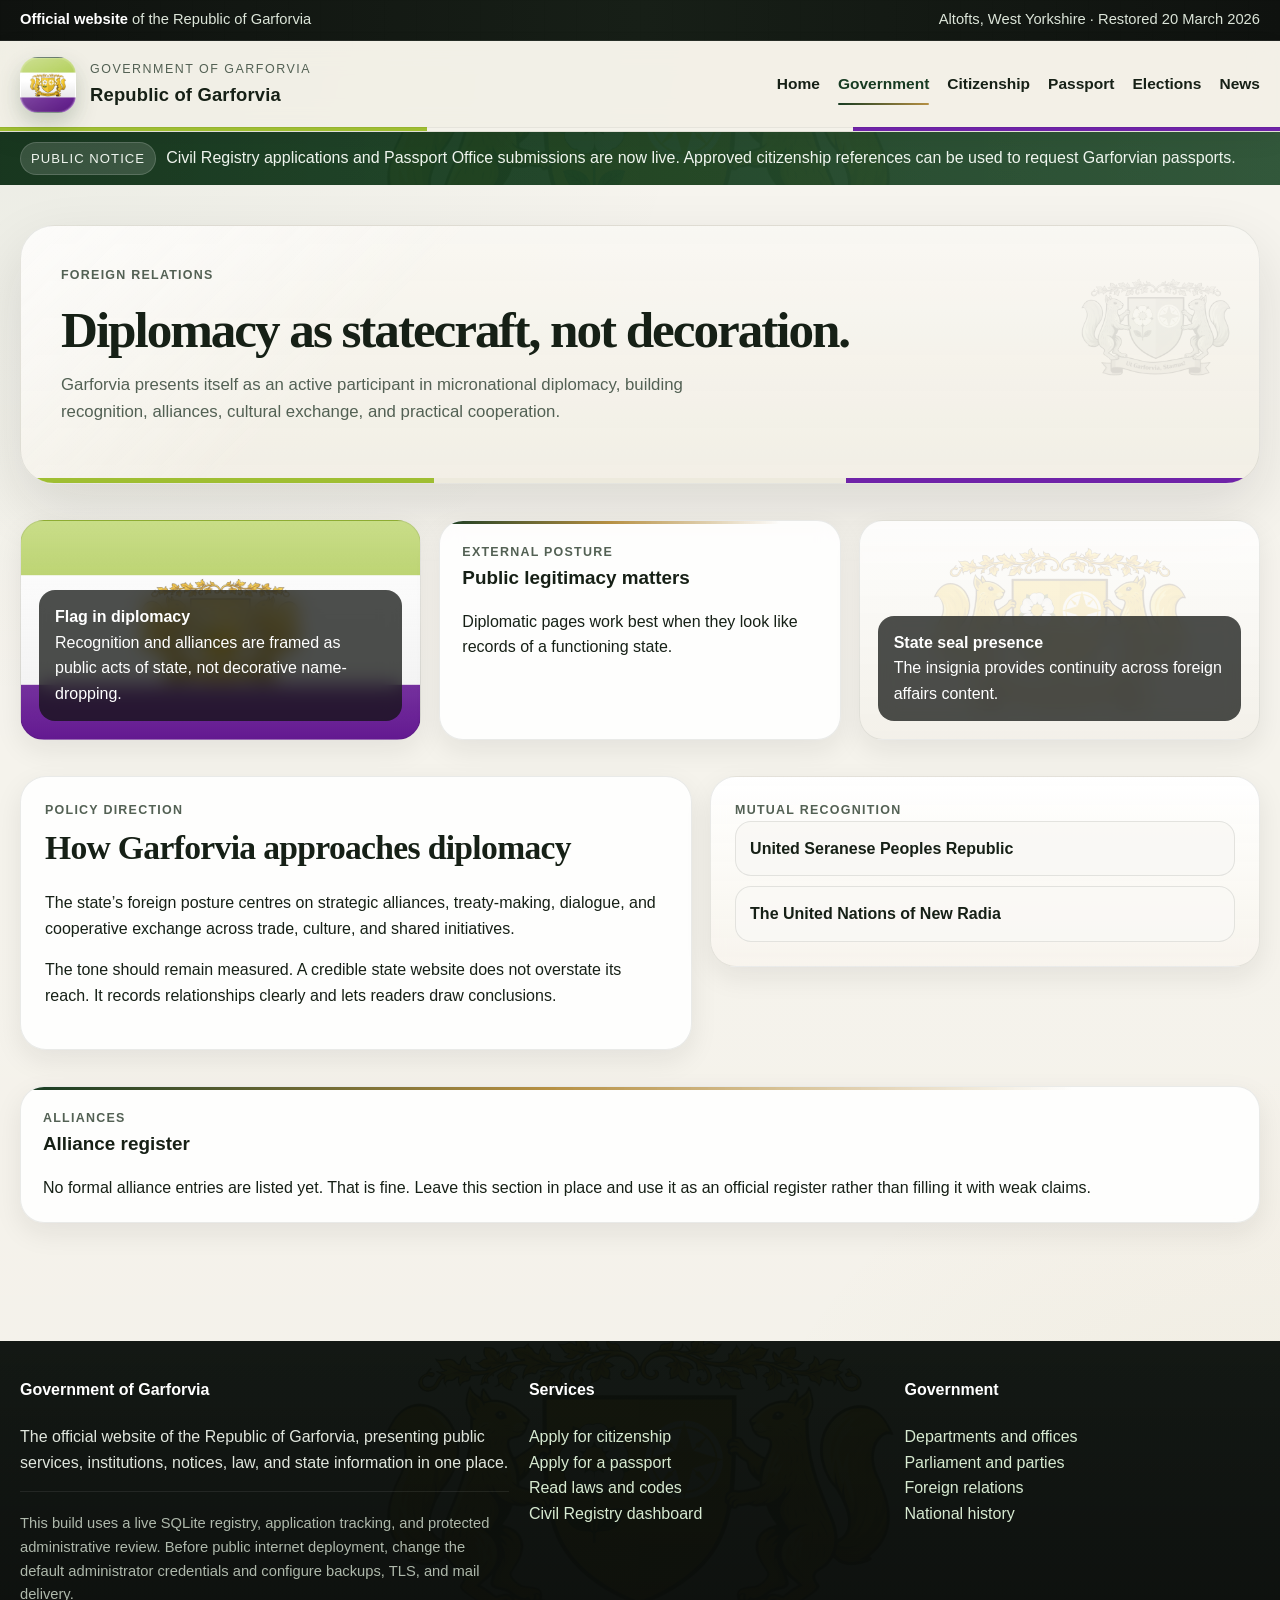
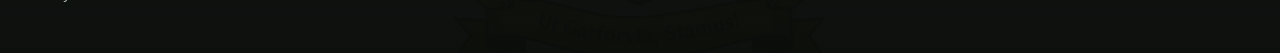
<file: foreign-relations.html>
<!DOCTYPE html>
<html lang="en">
<head>
  <meta charset="UTF-8">
  <meta name="viewport" content="width=device-width, initial-scale=1.0">
  <title>Foreign relations · Government of Garforvia</title>
  <meta name="description" content="Official website of the Republic of Garforvia.">
  <link rel="stylesheet" href="assets/styles.css">
  <link rel="icon" href="assets/images/favicon.png" type="image/png">
</head>
<body>
<a class="skip-link" href="#main">Skip to content</a>
<div class="topbar">
  <div class="topbar-inner">
    <div><strong>Official website</strong> of the Republic of Garforvia</div>
    <div>Altofts, West Yorkshire · Restored 20 March 2026</div>
  </div>
</div>
<header class="site-header">
  <div class="nav-inner">
    <a class="brand" href="index.html" aria-label="Government of Garforvia home">
      <span class="brand-mark" aria-hidden="true"></span>
      <span><small>Government of Garforvia</small><strong>Republic of Garforvia</strong></span>
    </a>
    <nav class="nav-links" aria-label="Primary">
      <a href="index.html">Home</a><a href="government.html" class="active">Government</a><a href="citizenship.html">Citizenship</a><a href="passport.html">Passport</a><a href="elections.html">Elections</a><a href="news.html">News</a>
    </nav>
  </div>
</header>
<div class="alert-strip">
  <div class="alert-inner">
    <span class="alert-badge">Public notice</span>
    <span class="public-notice-text">Civil Registry applications and Passport Office submissions are now live. Approved citizenship references can be used to request Garforvian passports.</span>
  </div>
</div>
<main id="main" class="page">

  <section class="page-hero">
    <div class="kicker">Foreign relations</div>
    <h1>Diplomacy as statecraft, not decoration.</h1>
    <p>Garforvia presents itself as an active participant in micronational diplomacy, building recognition, alliances, cultural exchange, and practical cooperation.</p>
  </section>

  <section class="section three-grid">
    <div class="media-card"><div class="caption"><strong>Flag in diplomacy</strong><br>Recognition and alliances are framed as public acts of state, not decorative name-dropping.</div></div>
    <div class="card"><div class="kicker">External posture</div><h3>Public legitimacy matters</h3><p>Diplomatic pages work best when they look like records of a functioning state.</p></div>
    <div class="media-card coa"><div class="caption"><strong>State seal presence</strong><br>The insignia provides continuity across foreign affairs content.</div></div>
  </section>

  <section class="section">
    <div class="feature-split">
      <div class="panel">
        <div class="kicker">Policy direction</div>
        <h2>How Garforvia approaches diplomacy</h2>
        <p>The state’s foreign posture centres on strategic alliances, treaty-making, dialogue, and cooperative exchange across trade, culture, and shared initiatives.</p>
        <p>The tone should remain measured. A credible state website does not overstate its reach. It records relationships clearly and lets readers draw conclusions.</p>
      </div>
      <div class="panel soft">
        <div class="kicker">Mutual recognition</div>
        <div class="mini-list">
          <div class="mini-item"><strong>United Seranese Peoples Republic</strong></div>
          <div class="mini-item"><strong>The United Nations of New Radia</strong></div>
        </div>
      </div>
    </div>
  </section>

  <section class="section">
    <div class="card">
      <div class="kicker">Alliances</div>
      <h3>Alliance register</h3>
      <p>No formal alliance entries are listed yet. That is fine. Leave this section in place and use it as an official register rather than filling it with weak claims.</p>
    </div>
  </section>

</main>
<footer class="footer">
  <div class="footer-inner">
    <div>
      <h4>Government of Garforvia</h4>
      <p>The official website of the Republic of Garforvia, presenting public services, institutions, notices, law, and state information in one place.</p>
      <div class="footer-bottom">This build uses a live SQLite registry, application tracking, and protected administrative review. Before public internet deployment, change the default administrator credentials and configure backups, TLS, and mail delivery.</div>
    </div>
    <div>
      <h4>Services</h4>
      <p><a href="citizenship.html">Apply for citizenship</a><br>
      <a href="passport.html">Apply for a passport</a><br>
      <a href="laws.html">Read laws and codes</a><br>
      <a href="admin.html">Civil Registry dashboard</a></p>
    </div>
    <div>
      <h4>Government</h4>
      <p><a href="government.html">Departments and offices</a><br>
      <a href="parliament.html">Parliament and parties</a><br>
      <a href="foreign-relations.html">Foreign relations</a><br>
      <a href="history.html">National history</a></p>
    </div>
  </div>
</footer>
<script src="assets/script.js"></script>
</body>
</html>
</file>
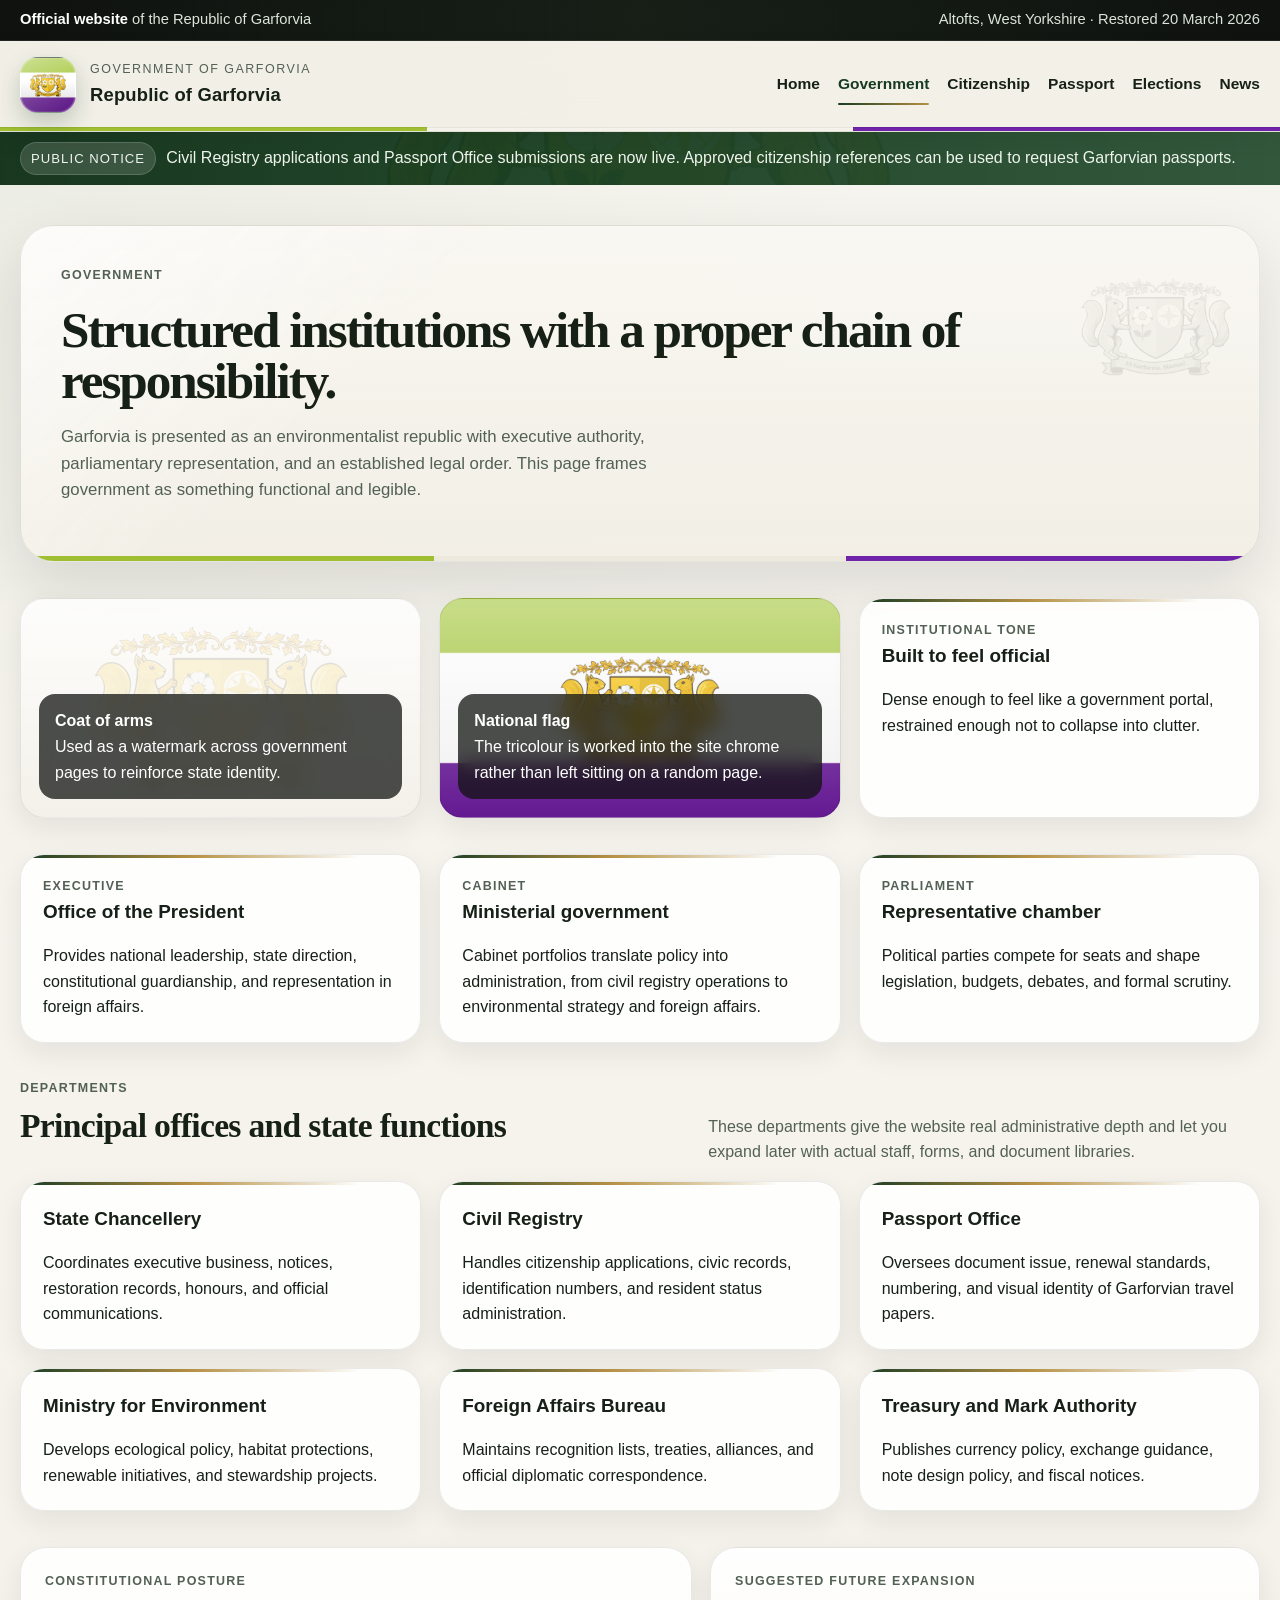
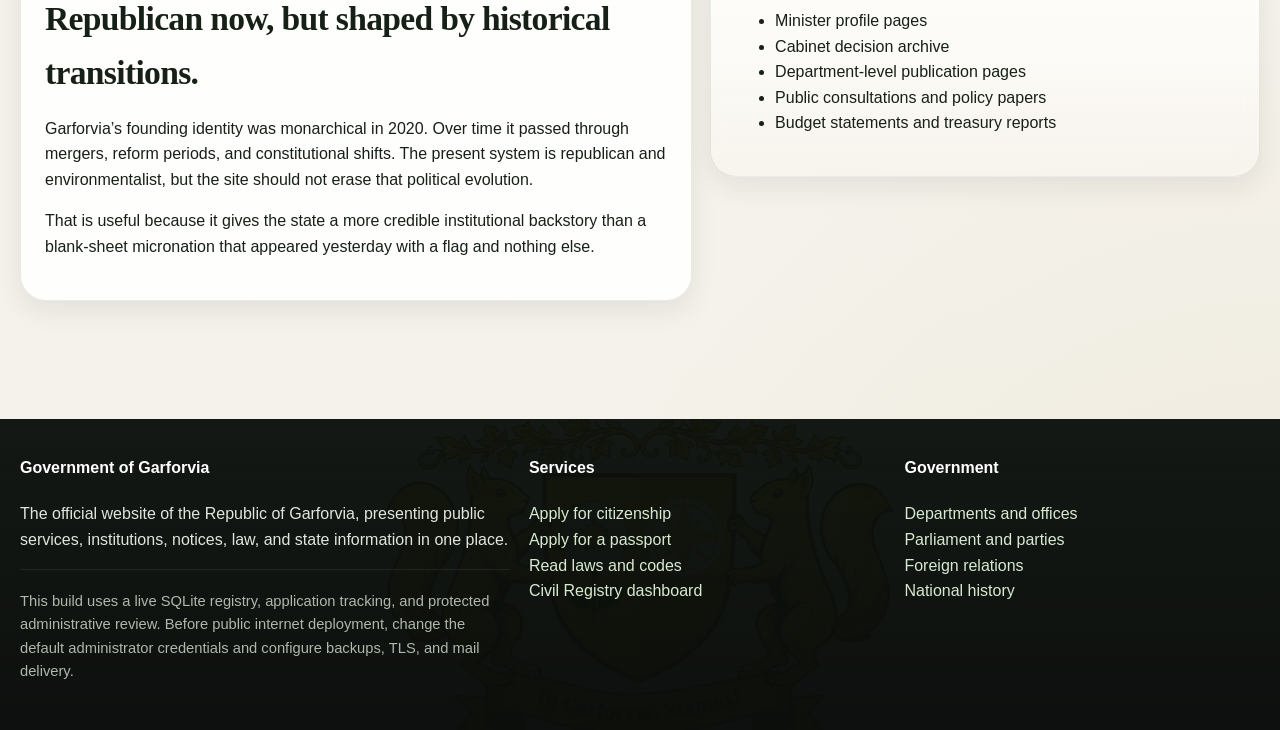
<file: government.html>
<!DOCTYPE html>
<html lang="en">
<head>
  <meta charset="UTF-8">
  <meta name="viewport" content="width=device-width, initial-scale=1.0">
  <title>Government · Government of Garforvia</title>
  <meta name="description" content="Official website of the Republic of Garforvia.">
  <link rel="stylesheet" href="assets/styles.css">
  <link rel="icon" href="assets/images/favicon.png" type="image/png">
</head>
<body>
<a class="skip-link" href="#main">Skip to content</a>
<div class="topbar">
  <div class="topbar-inner">
    <div><strong>Official website</strong> of the Republic of Garforvia</div>
    <div>Altofts, West Yorkshire · Restored 20 March 2026</div>
  </div>
</div>
<header class="site-header">
  <div class="nav-inner">
    <a class="brand" href="index.html" aria-label="Government of Garforvia home">
      <span class="brand-mark" aria-hidden="true"></span>
      <span><small>Government of Garforvia</small><strong>Republic of Garforvia</strong></span>
    </a>
    <nav class="nav-links" aria-label="Primary">
      <a href="index.html">Home</a><a href="government.html" class="active">Government</a><a href="citizenship.html">Citizenship</a><a href="passport.html">Passport</a><a href="elections.html">Elections</a><a href="news.html">News</a>
    </nav>
  </div>
</header>
<div class="alert-strip">
  <div class="alert-inner">
    <span class="alert-badge">Public notice</span>
    <span class="public-notice-text">Civil Registry applications and Passport Office submissions are now live. Approved citizenship references can be used to request Garforvian passports.</span>
  </div>
</div>
<main id="main" class="page">

  <section class="page-hero">
    <div class="kicker">Government</div>
    <h1>Structured institutions with a proper chain of responsibility.</h1>
    <p>Garforvia is presented as an environmentalist republic with executive authority, parliamentary representation, and an established legal order. This page frames government as something functional and legible.</p>
  </section>

  <section class="section three-grid">
    <div class="media-card coa"><div class="caption"><strong>Coat of arms</strong><br>Used as a watermark across government pages to reinforce state identity.</div></div>
    <div class="media-card"><div class="caption"><strong>National flag</strong><br>The tricolour is worked into the site chrome rather than left sitting on a random page.</div></div>
    <div class="card"><div class="kicker">Institutional tone</div><h3>Built to feel official</h3><p>Dense enough to feel like a government portal, restrained enough not to collapse into clutter.</p></div>
  </section>

  <section class="section">
    <div class="card-grid">
      <div class="card">
        <div class="kicker">Executive</div>
        <h3>Office of the President</h3>
        <p>Provides national leadership, state direction, constitutional guardianship, and representation in foreign affairs.</p>
      </div>
      <div class="card">
        <div class="kicker">Cabinet</div>
        <h3>Ministerial government</h3>
        <p>Cabinet portfolios translate policy into administration, from civil registry operations to environmental strategy and foreign affairs.</p>
      </div>
      <div class="card">
        <div class="kicker">Parliament</div>
        <h3>Representative chamber</h3>
        <p>Political parties compete for seats and shape legislation, budgets, debates, and formal scrutiny.</p>
      </div>
    </div>
  </section>

  <section class="section">
    <div class="section-header">
      <div><div class="kicker">Departments</div><h2>Principal offices and state functions</h2></div>
      <p>These departments give the website real administrative depth and let you expand later with actual staff, forms, and document libraries.</p>
    </div>
    <div class="service-grid">
      <div class="card"><h3>State Chancellery</h3><p>Coordinates executive business, notices, restoration records, honours, and official communications.</p></div>
      <div class="card"><h3>Civil Registry</h3><p>Handles citizenship applications, civic records, identification numbers, and resident status administration.</p></div>
      <div class="card"><h3>Passport Office</h3><p>Oversees document issue, renewal standards, numbering, and visual identity of Garforvian travel papers.</p></div>
      <div class="card"><h3>Ministry for Environment</h3><p>Develops ecological policy, habitat protections, renewable initiatives, and stewardship projects.</p></div>
      <div class="card"><h3>Foreign Affairs Bureau</h3><p>Maintains recognition lists, treaties, alliances, and official diplomatic correspondence.</p></div>
      <div class="card"><h3>Treasury and Mark Authority</h3><p>Publishes currency policy, exchange guidance, note design policy, and fiscal notices.</p></div>
    </div>
  </section>

  <section class="section">
    <div class="feature-split">
      <div class="panel">
        <div class="kicker">Constitutional posture</div>
        <h2>Republican now, but shaped by historical transitions.</h2>
        <p>Garforvia’s founding identity was monarchical in 2020. Over time it passed through mergers, reform periods, and constitutional shifts. The present system is republican and environmentalist, but the site should not erase that political evolution.</p>
        <p>That is useful because it gives the state a more credible institutional backstory than a blank-sheet micronation that appeared yesterday with a flag and nothing else.</p>
      </div>
      <div class="panel soft">
        <div class="kicker">Suggested future expansion</div>
        <ul>
          <li>Minister profile pages</li>
          <li>Cabinet decision archive</li>
          <li>Department-level publication pages</li>
          <li>Public consultations and policy papers</li>
          <li>Budget statements and treasury reports</li>
        </ul>
      </div>
    </div>
  </section>

</main>
<footer class="footer">
  <div class="footer-inner">
    <div>
      <h4>Government of Garforvia</h4>
      <p>The official website of the Republic of Garforvia, presenting public services, institutions, notices, law, and state information in one place.</p>
      <div class="footer-bottom">This build uses a live SQLite registry, application tracking, and protected administrative review. Before public internet deployment, change the default administrator credentials and configure backups, TLS, and mail delivery.</div>
    </div>
    <div>
      <h4>Services</h4>
      <p><a href="citizenship.html">Apply for citizenship</a><br>
      <a href="passport.html">Apply for a passport</a><br>
      <a href="laws.html">Read laws and codes</a><br>
      <a href="admin.html">Civil Registry dashboard</a></p>
    </div>
    <div>
      <h4>Government</h4>
      <p><a href="government.html">Departments and offices</a><br>
      <a href="parliament.html">Parliament and parties</a><br>
      <a href="foreign-relations.html">Foreign relations</a><br>
      <a href="history.html">National history</a></p>
    </div>
  </div>
</footer>
<script src="assets/script.js"></script>
</body>
</html>
</file>
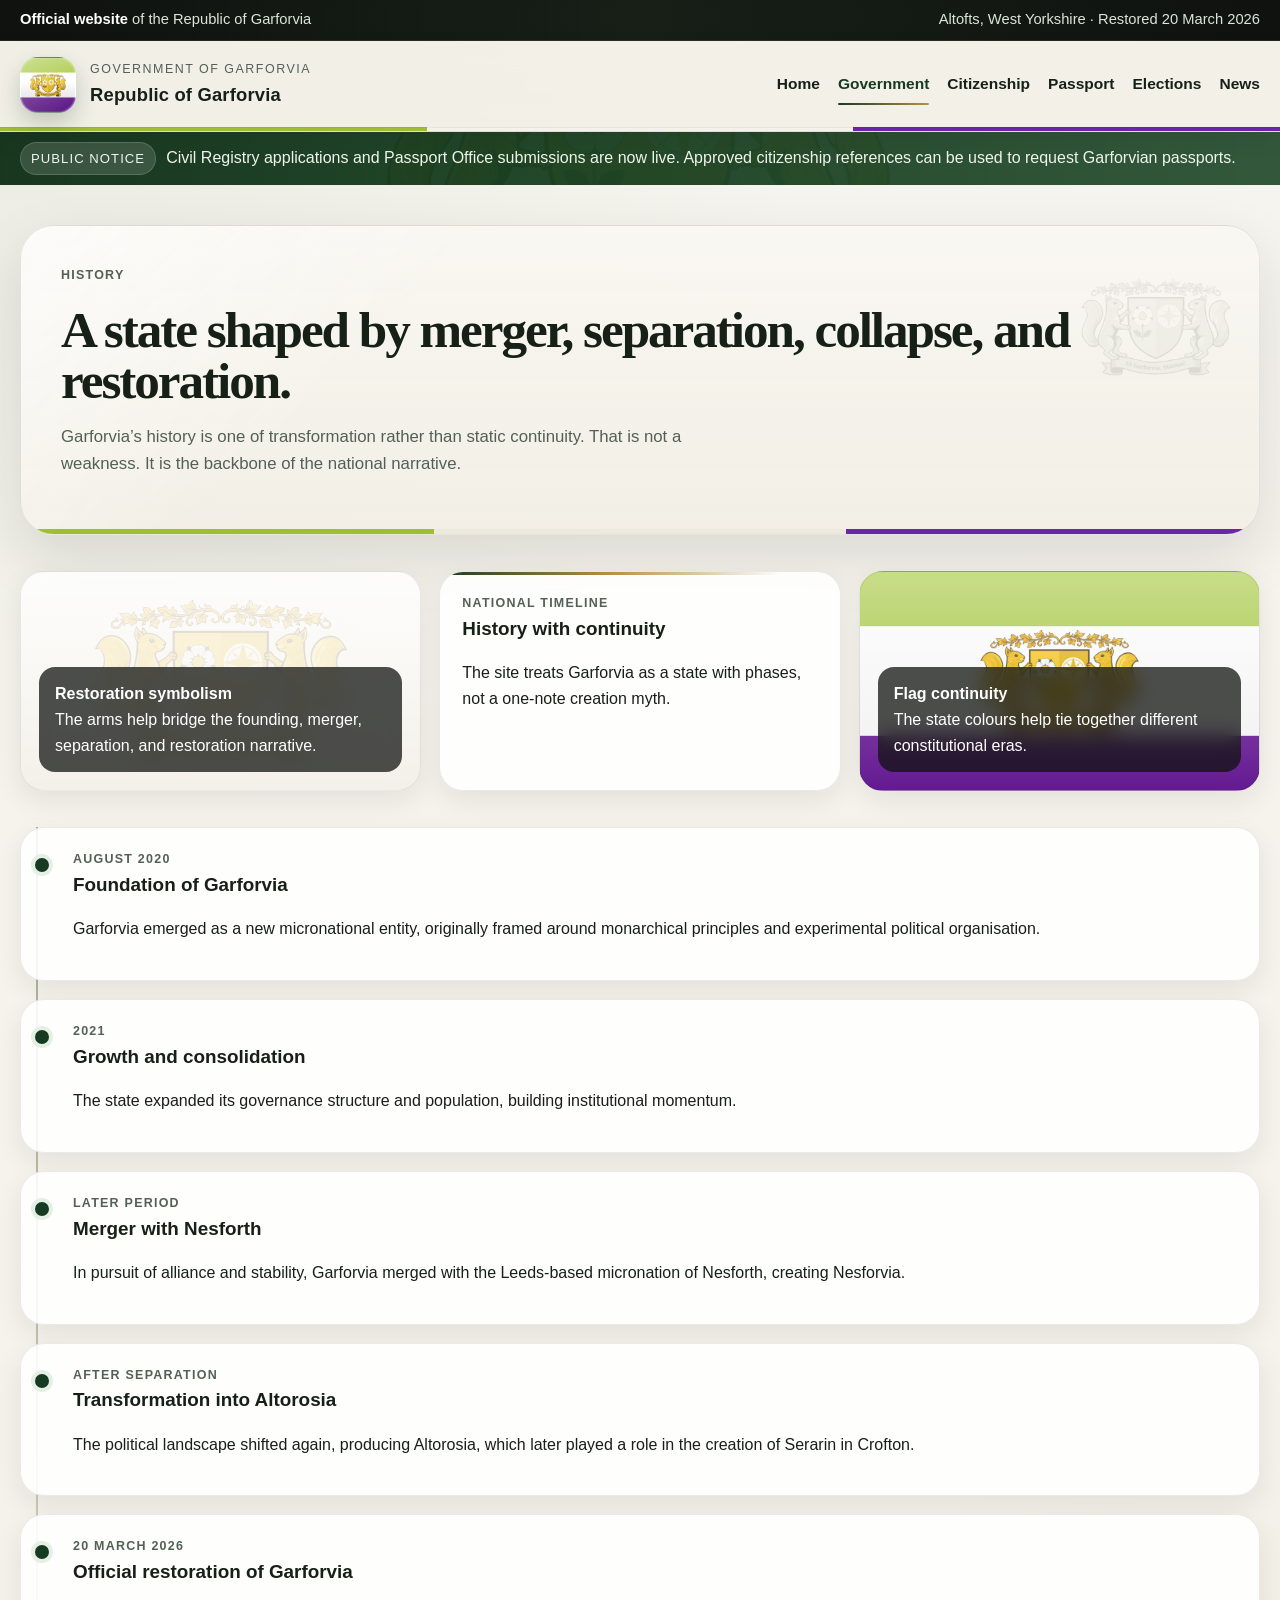
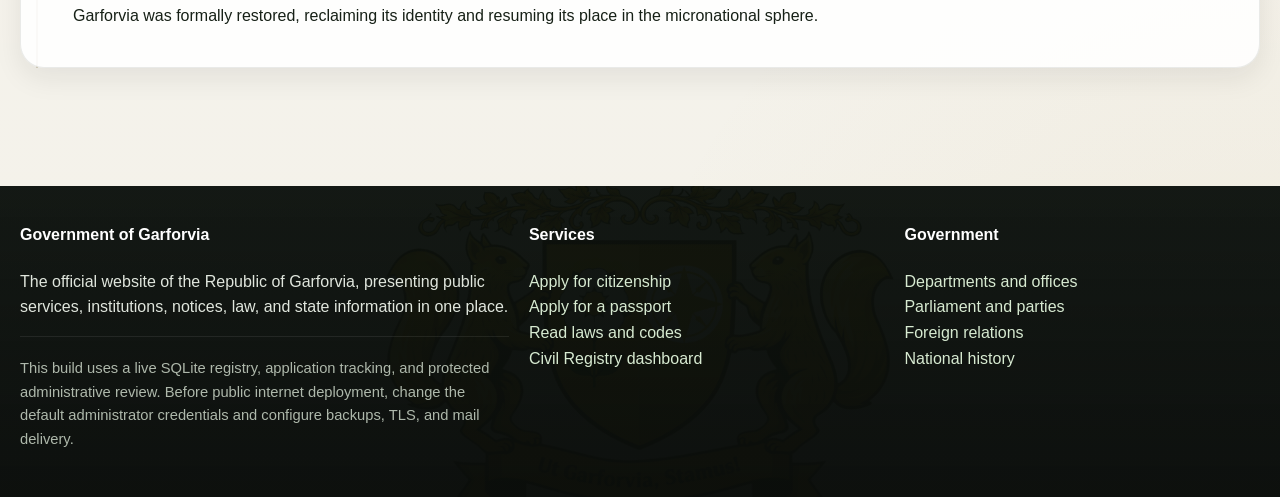
<file: history.html>
<!DOCTYPE html>
<html lang="en">
<head>
  <meta charset="UTF-8">
  <meta name="viewport" content="width=device-width, initial-scale=1.0">
  <title>History · Government of Garforvia</title>
  <meta name="description" content="Official website of the Republic of Garforvia.">
  <link rel="stylesheet" href="assets/styles.css">
  <link rel="icon" href="assets/images/favicon.png" type="image/png">
</head>
<body>
<a class="skip-link" href="#main">Skip to content</a>
<div class="topbar">
  <div class="topbar-inner">
    <div><strong>Official website</strong> of the Republic of Garforvia</div>
    <div>Altofts, West Yorkshire · Restored 20 March 2026</div>
  </div>
</div>
<header class="site-header">
  <div class="nav-inner">
    <a class="brand" href="index.html" aria-label="Government of Garforvia home">
      <span class="brand-mark" aria-hidden="true"></span>
      <span><small>Government of Garforvia</small><strong>Republic of Garforvia</strong></span>
    </a>
    <nav class="nav-links" aria-label="Primary">
      <a href="index.html">Home</a><a href="government.html" class="active">Government</a><a href="citizenship.html">Citizenship</a><a href="passport.html">Passport</a><a href="elections.html">Elections</a><a href="news.html">News</a>
    </nav>
  </div>
</header>
<div class="alert-strip">
  <div class="alert-inner">
    <span class="alert-badge">Public notice</span>
    <span class="public-notice-text">Civil Registry applications and Passport Office submissions are now live. Approved citizenship references can be used to request Garforvian passports.</span>
  </div>
</div>
<main id="main" class="page">

  <section class="page-hero">
    <div class="kicker">History</div>
    <h1>A state shaped by merger, separation, collapse, and restoration.</h1>
    <p>Garforvia’s history is one of transformation rather than static continuity. That is not a weakness. It is the backbone of the national narrative.</p>
  </section>

  <section class="section three-grid">
    <div class="media-card coa"><div class="caption"><strong>Restoration symbolism</strong><br>The arms help bridge the founding, merger, separation, and restoration narrative.</div></div>
    <div class="card"><div class="kicker">National timeline</div><h3>History with continuity</h3><p>The site treats Garforvia as a state with phases, not a one-note creation myth.</p></div>
    <div class="media-card"><div class="caption"><strong>Flag continuity</strong><br>The state colours help tie together different constitutional eras.</div></div>
  </section>

  <section class="section">
    <div class="timeline">
      <div class="timeline-entry">
        <div class="kicker">August 2020</div>
        <h3>Foundation of Garforvia</h3>
        <p>Garforvia emerged as a new micronational entity, originally framed around monarchical principles and experimental political organisation.</p>
      </div>
      <div class="timeline-entry">
        <div class="kicker">2021</div>
        <h3>Growth and consolidation</h3>
        <p>The state expanded its governance structure and population, building institutional momentum.</p>
      </div>
      <div class="timeline-entry">
        <div class="kicker">Later period</div>
        <h3>Merger with Nesforth</h3>
        <p>In pursuit of alliance and stability, Garforvia merged with the Leeds-based micronation of Nesforth, creating Nesforvia.</p>
      </div>
      <div class="timeline-entry">
        <div class="kicker">After separation</div>
        <h3>Transformation into Altorosia</h3>
        <p>The political landscape shifted again, producing Altorosia, which later played a role in the creation of Serarin in Crofton.</p>
      </div>
      <div class="timeline-entry">
        <div class="kicker">20 March 2026</div>
        <h3>Official restoration of Garforvia</h3>
        <p>Garforvia was formally restored, reclaiming its identity and resuming its place in the micronational sphere.</p>
      </div>
    </div>
  </section>

</main>
<footer class="footer">
  <div class="footer-inner">
    <div>
      <h4>Government of Garforvia</h4>
      <p>The official website of the Republic of Garforvia, presenting public services, institutions, notices, law, and state information in one place.</p>
      <div class="footer-bottom">This build uses a live SQLite registry, application tracking, and protected administrative review. Before public internet deployment, change the default administrator credentials and configure backups, TLS, and mail delivery.</div>
    </div>
    <div>
      <h4>Services</h4>
      <p><a href="citizenship.html">Apply for citizenship</a><br>
      <a href="passport.html">Apply for a passport</a><br>
      <a href="laws.html">Read laws and codes</a><br>
      <a href="admin.html">Civil Registry dashboard</a></p>
    </div>
    <div>
      <h4>Government</h4>
      <p><a href="government.html">Departments and offices</a><br>
      <a href="parliament.html">Parliament and parties</a><br>
      <a href="foreign-relations.html">Foreign relations</a><br>
      <a href="history.html">National history</a></p>
    </div>
  </div>
</footer>
<script src="assets/script.js"></script>
</body>
</html>
</file>
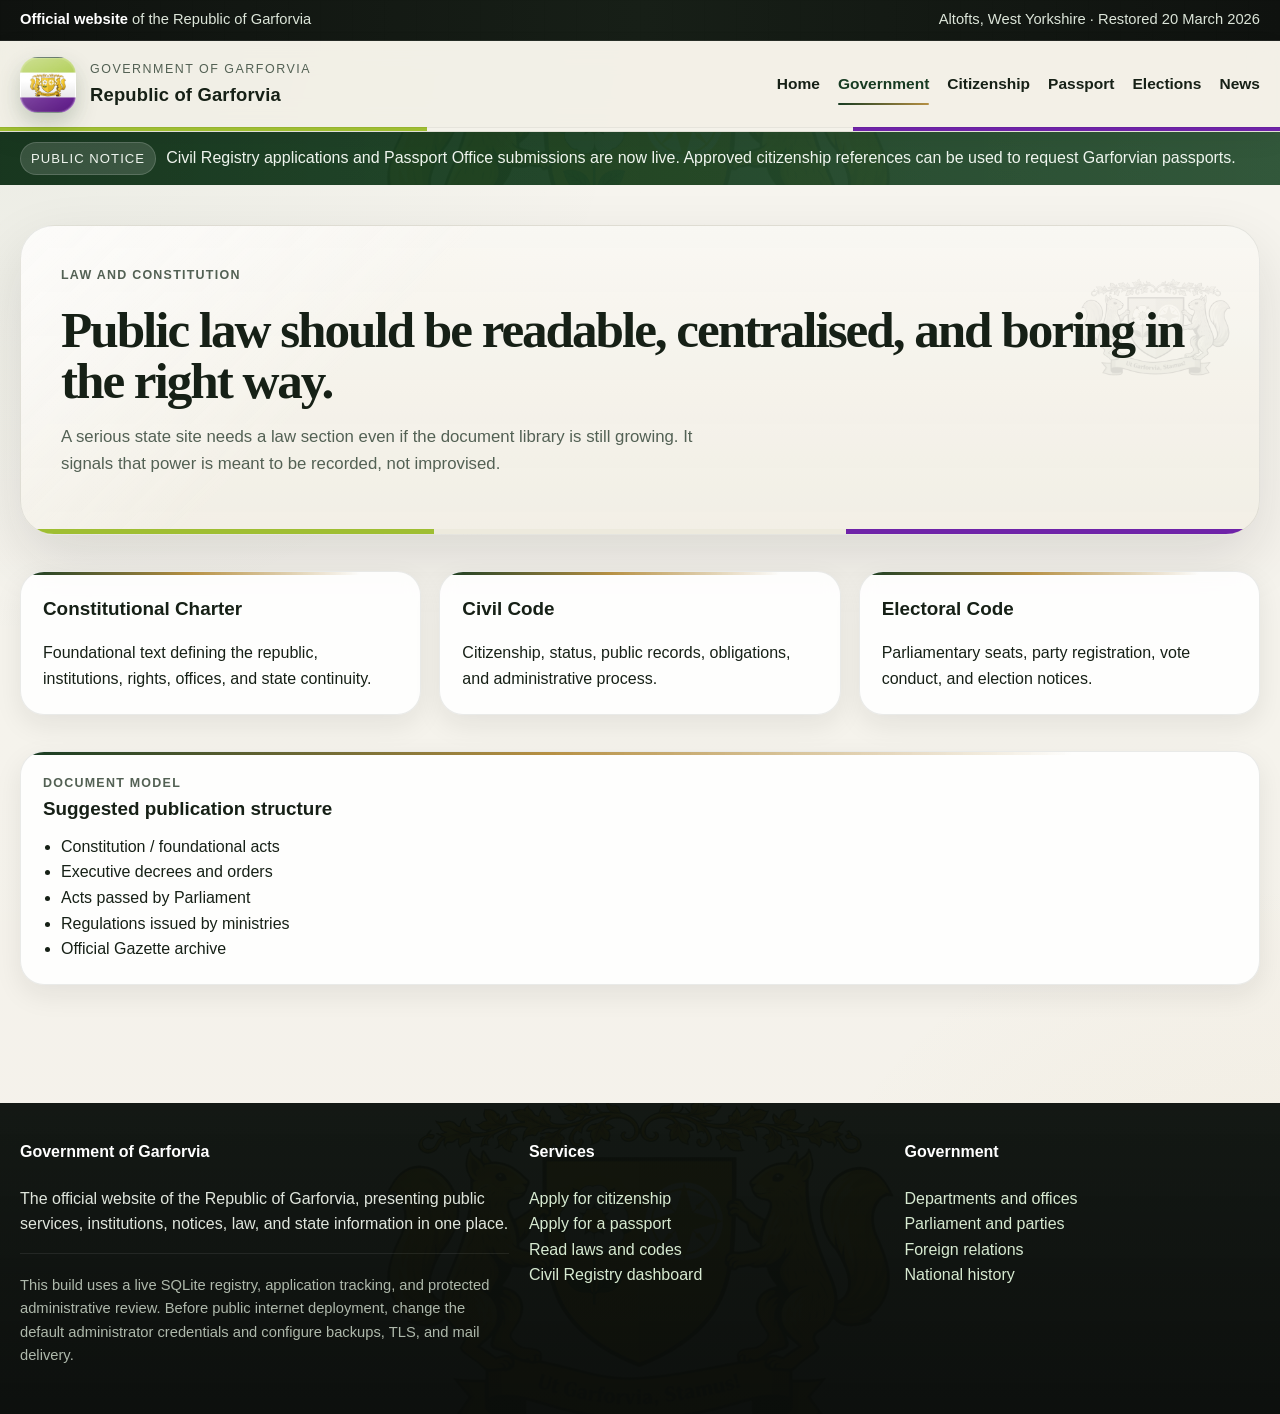
<file: laws.html>
<!DOCTYPE html>
<html lang="en">
<head>
  <meta charset="UTF-8">
  <meta name="viewport" content="width=device-width, initial-scale=1.0">
  <title>Laws · Government of Garforvia</title>
  <meta name="description" content="Official website of the Republic of Garforvia.">
  <link rel="stylesheet" href="assets/styles.css">
  <link rel="icon" href="assets/images/favicon.png" type="image/png">
</head>
<body>
<a class="skip-link" href="#main">Skip to content</a>
<div class="topbar">
  <div class="topbar-inner">
    <div><strong>Official website</strong> of the Republic of Garforvia</div>
    <div>Altofts, West Yorkshire · Restored 20 March 2026</div>
  </div>
</div>
<header class="site-header">
  <div class="nav-inner">
    <a class="brand" href="index.html" aria-label="Government of Garforvia home">
      <span class="brand-mark" aria-hidden="true"></span>
      <span><small>Government of Garforvia</small><strong>Republic of Garforvia</strong></span>
    </a>
    <nav class="nav-links" aria-label="Primary">
      <a href="index.html">Home</a><a href="government.html" class="active">Government</a><a href="citizenship.html">Citizenship</a><a href="passport.html">Passport</a><a href="elections.html">Elections</a><a href="news.html">News</a>
    </nav>
  </div>
</header>
<div class="alert-strip">
  <div class="alert-inner">
    <span class="alert-badge">Public notice</span>
    <span class="public-notice-text">Civil Registry applications and Passport Office submissions are now live. Approved citizenship references can be used to request Garforvian passports.</span>
  </div>
</div>
<main id="main" class="page">

  <section class="page-hero">
    <div class="kicker">Law and constitution</div>
    <h1>Public law should be readable, centralised, and boring in the right way.</h1>
    <p>A serious state site needs a law section even if the document library is still growing. It signals that power is meant to be recorded, not improvised.</p>
  </section>

  <section class="section">
    <div class="card-grid">
      <div class="card"><h3>Constitutional Charter</h3><p>Foundational text defining the republic, institutions, rights, offices, and state continuity.</p></div>
      <div class="card"><h3>Civil Code</h3><p>Citizenship, status, public records, obligations, and administrative process.</p></div>
      <div class="card"><h3>Electoral Code</h3><p>Parliamentary seats, party registration, vote conduct, and election notices.</p></div>
    </div>
  </section>

  <section class="section">
    <div class="card">
      <div class="kicker">Document model</div>
      <h3>Suggested publication structure</h3>
      <ul>
        <li>Constitution / foundational acts</li>
        <li>Executive decrees and orders</li>
        <li>Acts passed by Parliament</li>
        <li>Regulations issued by ministries</li>
        <li>Official Gazette archive</li>
      </ul>
    </div>
  </section>

</main>
<footer class="footer">
  <div class="footer-inner">
    <div>
      <h4>Government of Garforvia</h4>
      <p>The official website of the Republic of Garforvia, presenting public services, institutions, notices, law, and state information in one place.</p>
      <div class="footer-bottom">This build uses a live SQLite registry, application tracking, and protected administrative review. Before public internet deployment, change the default administrator credentials and configure backups, TLS, and mail delivery.</div>
    </div>
    <div>
      <h4>Services</h4>
      <p><a href="citizenship.html">Apply for citizenship</a><br>
      <a href="passport.html">Apply for a passport</a><br>
      <a href="laws.html">Read laws and codes</a><br>
      <a href="admin.html">Civil Registry dashboard</a></p>
    </div>
    <div>
      <h4>Government</h4>
      <p><a href="government.html">Departments and offices</a><br>
      <a href="parliament.html">Parliament and parties</a><br>
      <a href="foreign-relations.html">Foreign relations</a><br>
      <a href="history.html">National history</a></p>
    </div>
  </div>
</footer>
<script src="assets/script.js"></script>
</body>
</html>
</file>
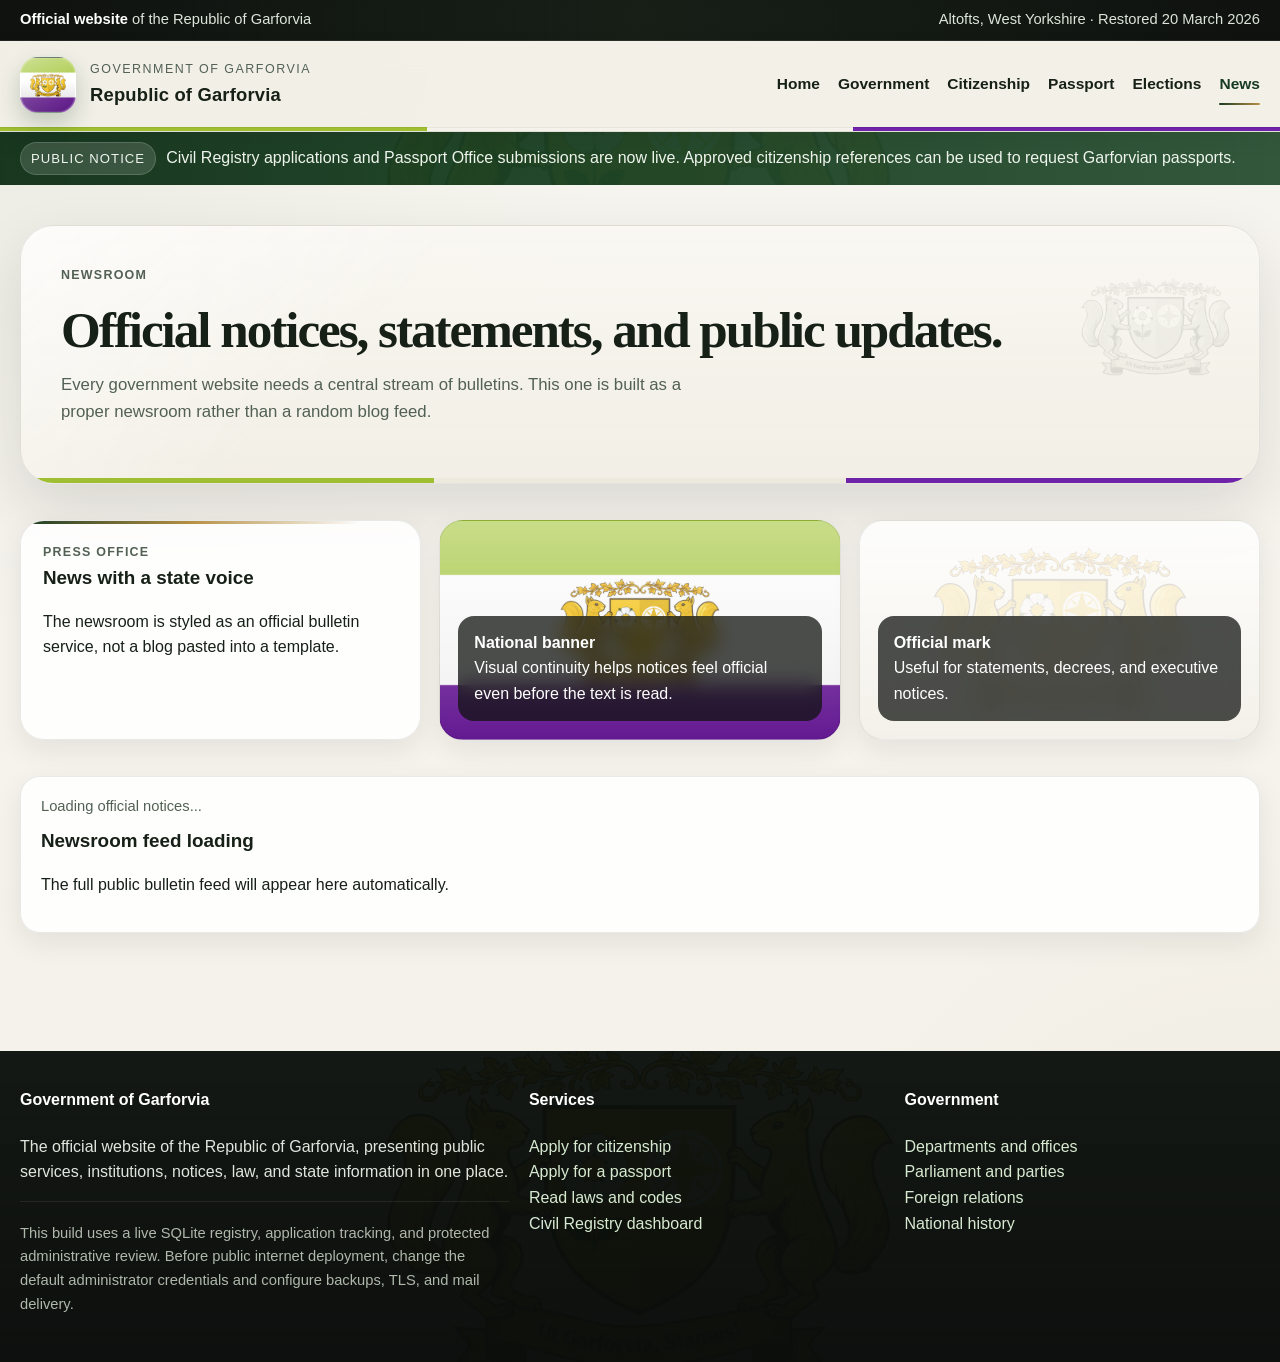
<file: news.html>
<!DOCTYPE html>
<html lang="en">
<head>
  <meta charset="UTF-8">
  <meta name="viewport" content="width=device-width, initial-scale=1.0">
  <title>News · Government of Garforvia</title>
  <meta name="description" content="Official website of the Republic of Garforvia.">
  <link rel="stylesheet" href="assets/styles.css">
  <link rel="icon" href="assets/images/favicon.png" type="image/png">
</head>
<body>
<a class="skip-link" href="#main">Skip to content</a>
<div class="topbar">
  <div class="topbar-inner">
    <div><strong>Official website</strong> of the Republic of Garforvia</div>
    <div>Altofts, West Yorkshire · Restored 20 March 2026</div>
  </div>
</div>
<header class="site-header">
  <div class="nav-inner">
    <a class="brand" href="index.html" aria-label="Government of Garforvia home">
      <span class="brand-mark" aria-hidden="true"></span>
      <span><small>Government of Garforvia</small><strong>Republic of Garforvia</strong></span>
    </a>
    <nav class="nav-links" aria-label="Primary">
      <a href="index.html">Home</a><a href="government.html">Government</a><a href="citizenship.html">Citizenship</a><a href="passport.html">Passport</a><a href="elections.html">Elections</a><a href="news.html" class="active">News</a>
    </nav>
  </div>
</header>
<div class="alert-strip">
  <div class="alert-inner">
    <span class="alert-badge">Public notice</span>
    <span class="public-notice-text">Civil Registry applications and Passport Office submissions are now live. Approved citizenship references can be used to request Garforvian passports.</span>
  </div>
</div>
<main id="main" class="page">

  <section class="page-hero">
    <div class="kicker">Newsroom</div>
    <h1>Official notices, statements, and public updates.</h1>
    <p>Every government website needs a central stream of bulletins. This one is built as a proper newsroom rather than a random blog feed.</p>
  </section>

  <section class="section three-grid">
    <div class="card"><div class="kicker">Press office</div><h3>News with a state voice</h3><p>The newsroom is styled as an official bulletin service, not a blog pasted into a template.</p></div>
    <div class="media-card"><div class="caption"><strong>National banner</strong><br>Visual continuity helps notices feel official even before the text is read.</div></div>
    <div class="media-card coa"><div class="caption"><strong>Official mark</strong><br>Useful for statements, decrees, and executive notices.</div></div>
  </section>

  <section class="section">
    <div class="news-list" id="newsroom-list">
      <article class="news-item">
        <div class="news-meta">Loading official notices...</div>
        <h3>Newsroom feed loading</h3>
        <p>The full public bulletin feed will appear here automatically.</p>
      </article>
    </div>
  </section>

</main>
<footer class="footer">
  <div class="footer-inner">
    <div>
      <h4>Government of Garforvia</h4>
      <p>The official website of the Republic of Garforvia, presenting public services, institutions, notices, law, and state information in one place.</p>
      <div class="footer-bottom">This build uses a live SQLite registry, application tracking, and protected administrative review. Before public internet deployment, change the default administrator credentials and configure backups, TLS, and mail delivery.</div>
    </div>
    <div>
      <h4>Services</h4>
      <p><a href="citizenship.html">Apply for citizenship</a><br>
      <a href="passport.html">Apply for a passport</a><br>
      <a href="laws.html">Read laws and codes</a><br>
      <a href="admin.html">Civil Registry dashboard</a></p>
    </div>
    <div>
      <h4>Government</h4>
      <p><a href="government.html">Departments and offices</a><br>
      <a href="parliament.html">Parliament and parties</a><br>
      <a href="foreign-relations.html">Foreign relations</a><br>
      <a href="history.html">National history</a></p>
    </div>
  </div>
</footer>
<script src="assets/script.js"></script>
</body>
</html>
</file>
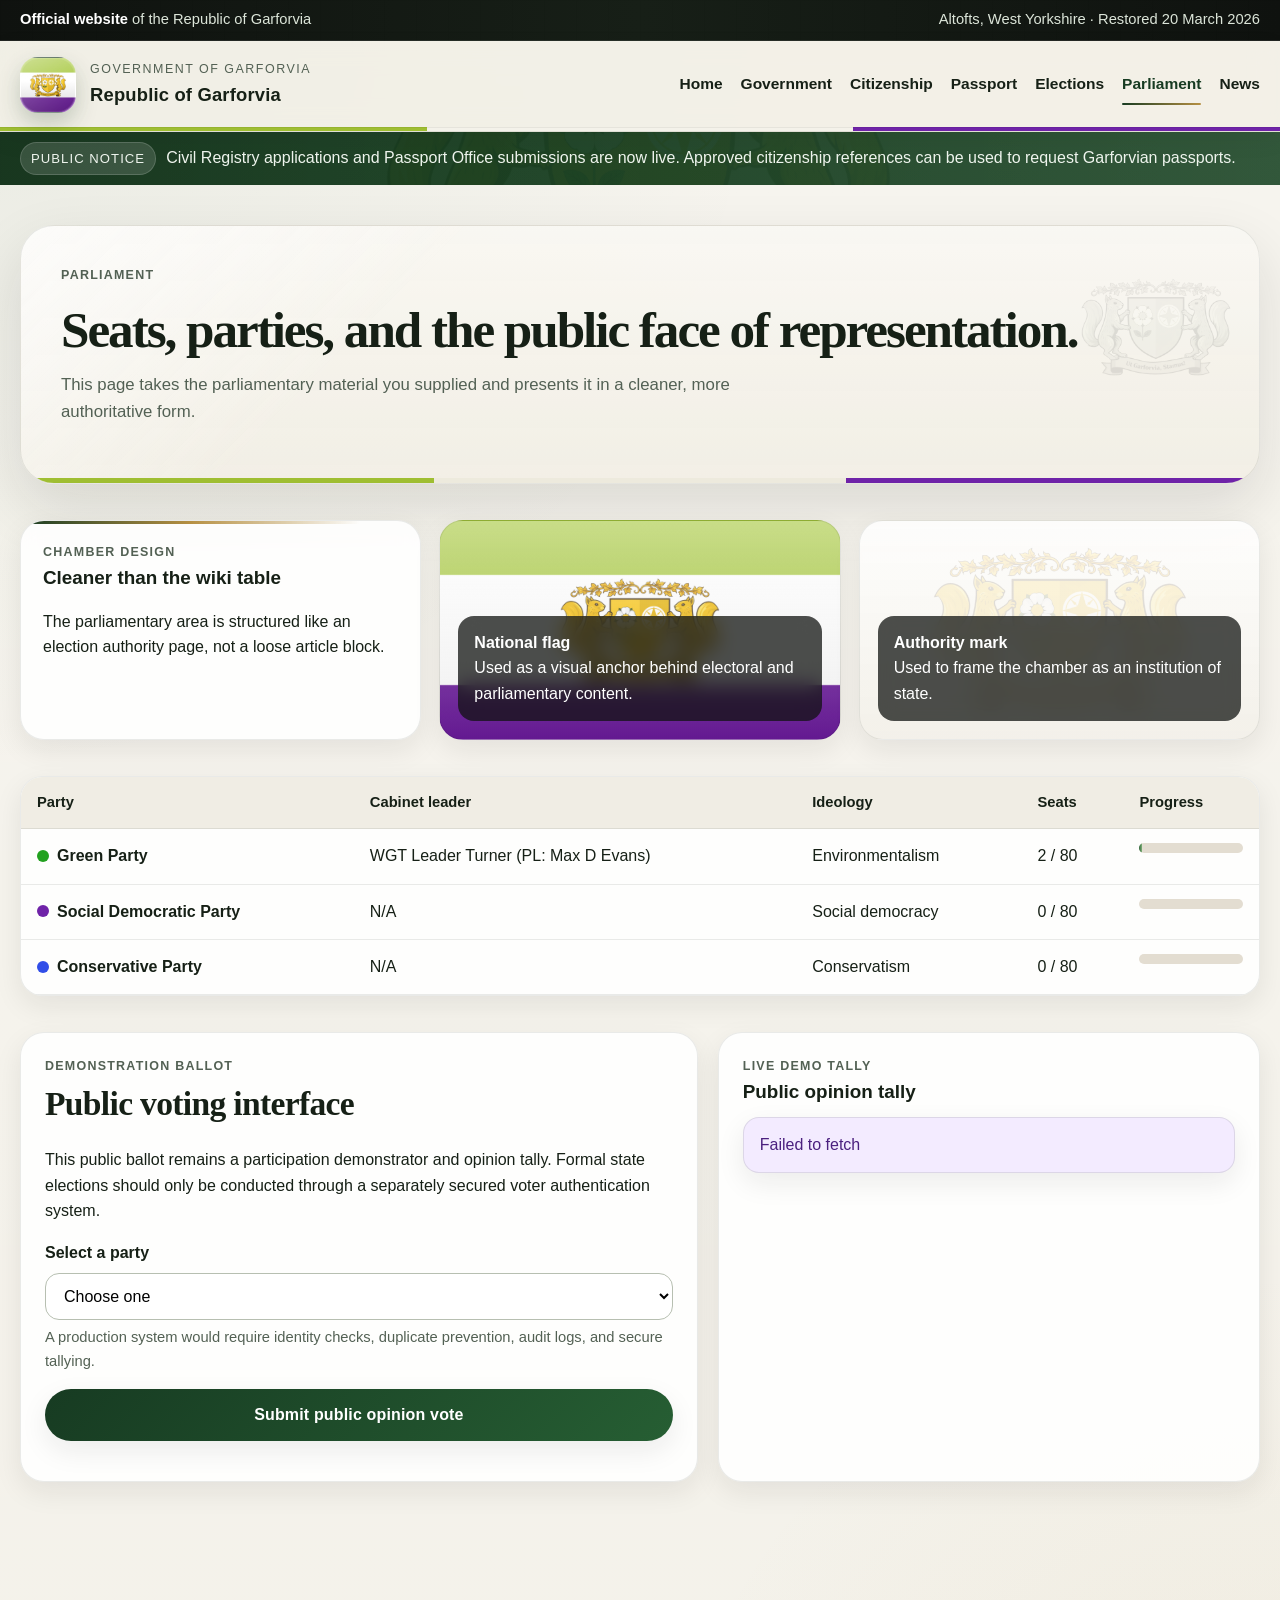
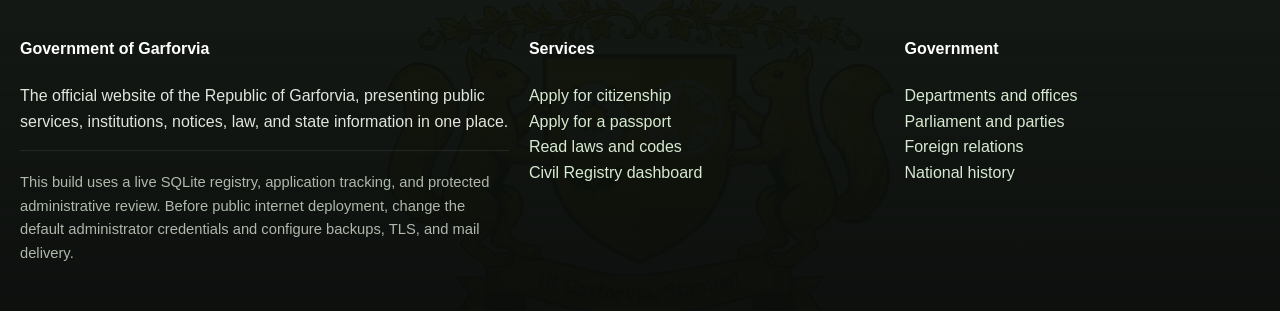
<file: parliament.html>
<!DOCTYPE html>
<html lang="en">
<head>
  <meta charset="UTF-8">
  <meta name="viewport" content="width=device-width, initial-scale=1.0">
  <title>Parliament · Government of Garforvia</title>
  <meta name="description" content="Official website of the Republic of Garforvia.">
  <link rel="stylesheet" href="assets/styles.css">
  <link rel="icon" href="assets/images/favicon.png" type="image/png">
</head>
<body>
<a class="skip-link" href="#main">Skip to content</a>
<div class="topbar">
  <div class="topbar-inner">
    <div><strong>Official website</strong> of the Republic of Garforvia</div>
    <div>Altofts, West Yorkshire · Restored 20 March 2026</div>
  </div>
</div>
<header class="site-header">
  <div class="nav-inner">
    <a class="brand" href="index.html" aria-label="Government of Garforvia home">
      <span class="brand-mark" aria-hidden="true"></span>
      <span><small>Government of Garforvia</small><strong>Republic of Garforvia</strong></span>
    </a>
    <nav class="nav-links" aria-label="Primary">
      <a href="index.html">Home</a><a href="government.html">Government</a><a href="citizenship.html">Citizenship</a><a href="passport.html">Passport</a><a href="elections.html">Elections</a><a href="parliament.html" class="active">Parliament</a><a href="news.html">News</a>
    </nav>
  </div>
</header>
<div class="alert-strip">
  <div class="alert-inner">
    <span class="alert-badge">Public notice</span>
    <span class="public-notice-text">Civil Registry applications and Passport Office submissions are now live. Approved citizenship references can be used to request Garforvian passports.</span>
  </div>
</div>
<main id="main" class="page">

  <section class="page-hero">
    <div class="kicker">Parliament</div>
    <h1>Seats, parties, and the public face of representation.</h1>
    <p>This page takes the parliamentary material you supplied and presents it in a cleaner, more authoritative form.</p>
  </section>

  <section class="section three-grid">
    <div class="card"><div class="kicker">Chamber design</div><h3>Cleaner than the wiki table</h3><p>The parliamentary area is structured like an election authority page, not a loose article block.</p></div>
    <div class="media-card"><div class="caption"><strong>National flag</strong><br>Used as a visual anchor behind electoral and parliamentary content.</div></div>
    <div class="media-card coa"><div class="caption"><strong>Authority mark</strong><br>Used to frame the chamber as an institution of state.</div></div>
  </section>

  <section class="section">
    <div class="table-wrap">
      <table>
        <thead>
          <tr>
            <th>Party</th>
            <th>Cabinet leader</th>
            <th>Ideology</th>
            <th>Seats</th>
            <th>Progress</th>
          </tr>
        </thead>
        <tbody>
          <tr>
            <td><span class="party-chip"><span class="party-dot green"></span>Green Party</span></td>
            <td>WGT Leader Turner (PL: Max D Evans)</td>
            <td>Environmentalism</td>
            <td>2 / 80</td>
            <td><div class="progress"><span style="width:2.5%"></span></div></td>
          </tr>
          <tr>
            <td><span class="party-chip"><span class="party-dot purple"></span>Social Democratic Party</span></td>
            <td>N/A</td>
            <td>Social democracy</td>
            <td>0 / 80</td>
            <td><div class="progress"><span style="width:0%"></span></div></td>
          </tr>
          <tr>
            <td><span class="party-chip"><span class="party-dot blue"></span>Conservative Party</span></td>
            <td>N/A</td>
            <td>Conservatism</td>
            <td>0 / 80</td>
            <td><div class="progress"><span style="width:0%"></span></div></td>
          </tr>
        </tbody>
      </table>
    </div>
  </section>

  <section class="section">
    <div class="form-shell">
      <div class="form-card">
        <div class="kicker">Demonstration ballot</div>
        <h2>Public voting interface</h2>
        <p>This public ballot remains a participation demonstrator and opinion tally. Formal state elections should only be conducted through a separately secured voter authentication system.</p>
        <form id="ballot-form">
          <div>
            <label for="party">Select a party</label>
            <select id="party" name="party" required>
              <option value="">Choose one</option>
              <option value="Green">Green Party</option>
              <option value="SDP">Social Democratic Party</option>
              <option value="Conservative">Conservative Party</option>
            </select>
            <div class="helper">A production system would require identity checks, duplicate prevention, audit logs, and secure tallying.</div>
          </div>
          <button type="submit">Submit public opinion vote</button>
        </form>
        <div id="vote-result" style="margin-top:16px"></div>
      </div>
      <div class="form-card">
        <div class="kicker">Live demo tally</div>
        <h3>Public opinion tally</h3>
        <div id="vote-board" class="mini-list"></div>
      </div>
    </div>
  </section>

</main>
<footer class="footer">
  <div class="footer-inner">
    <div>
      <h4>Government of Garforvia</h4>
      <p>The official website of the Republic of Garforvia, presenting public services, institutions, notices, law, and state information in one place.</p>
      <div class="footer-bottom">This build uses a live SQLite registry, application tracking, and protected administrative review. Before public internet deployment, change the default administrator credentials and configure backups, TLS, and mail delivery.</div>
    </div>
    <div>
      <h4>Services</h4>
      <p><a href="citizenship.html">Apply for citizenship</a><br>
      <a href="passport.html">Apply for a passport</a><br>
      <a href="laws.html">Read laws and codes</a><br>
      <a href="admin.html">Civil Registry dashboard</a></p>
    </div>
    <div>
      <h4>Government</h4>
      <p><a href="government.html">Departments and offices</a><br>
      <a href="parliament.html">Parliament and parties</a><br>
      <a href="foreign-relations.html">Foreign relations</a><br>
      <a href="history.html">National history</a></p>
    </div>
  </div>
</footer>
<script src="assets/script.js"></script>
</body>
</html>
</file>
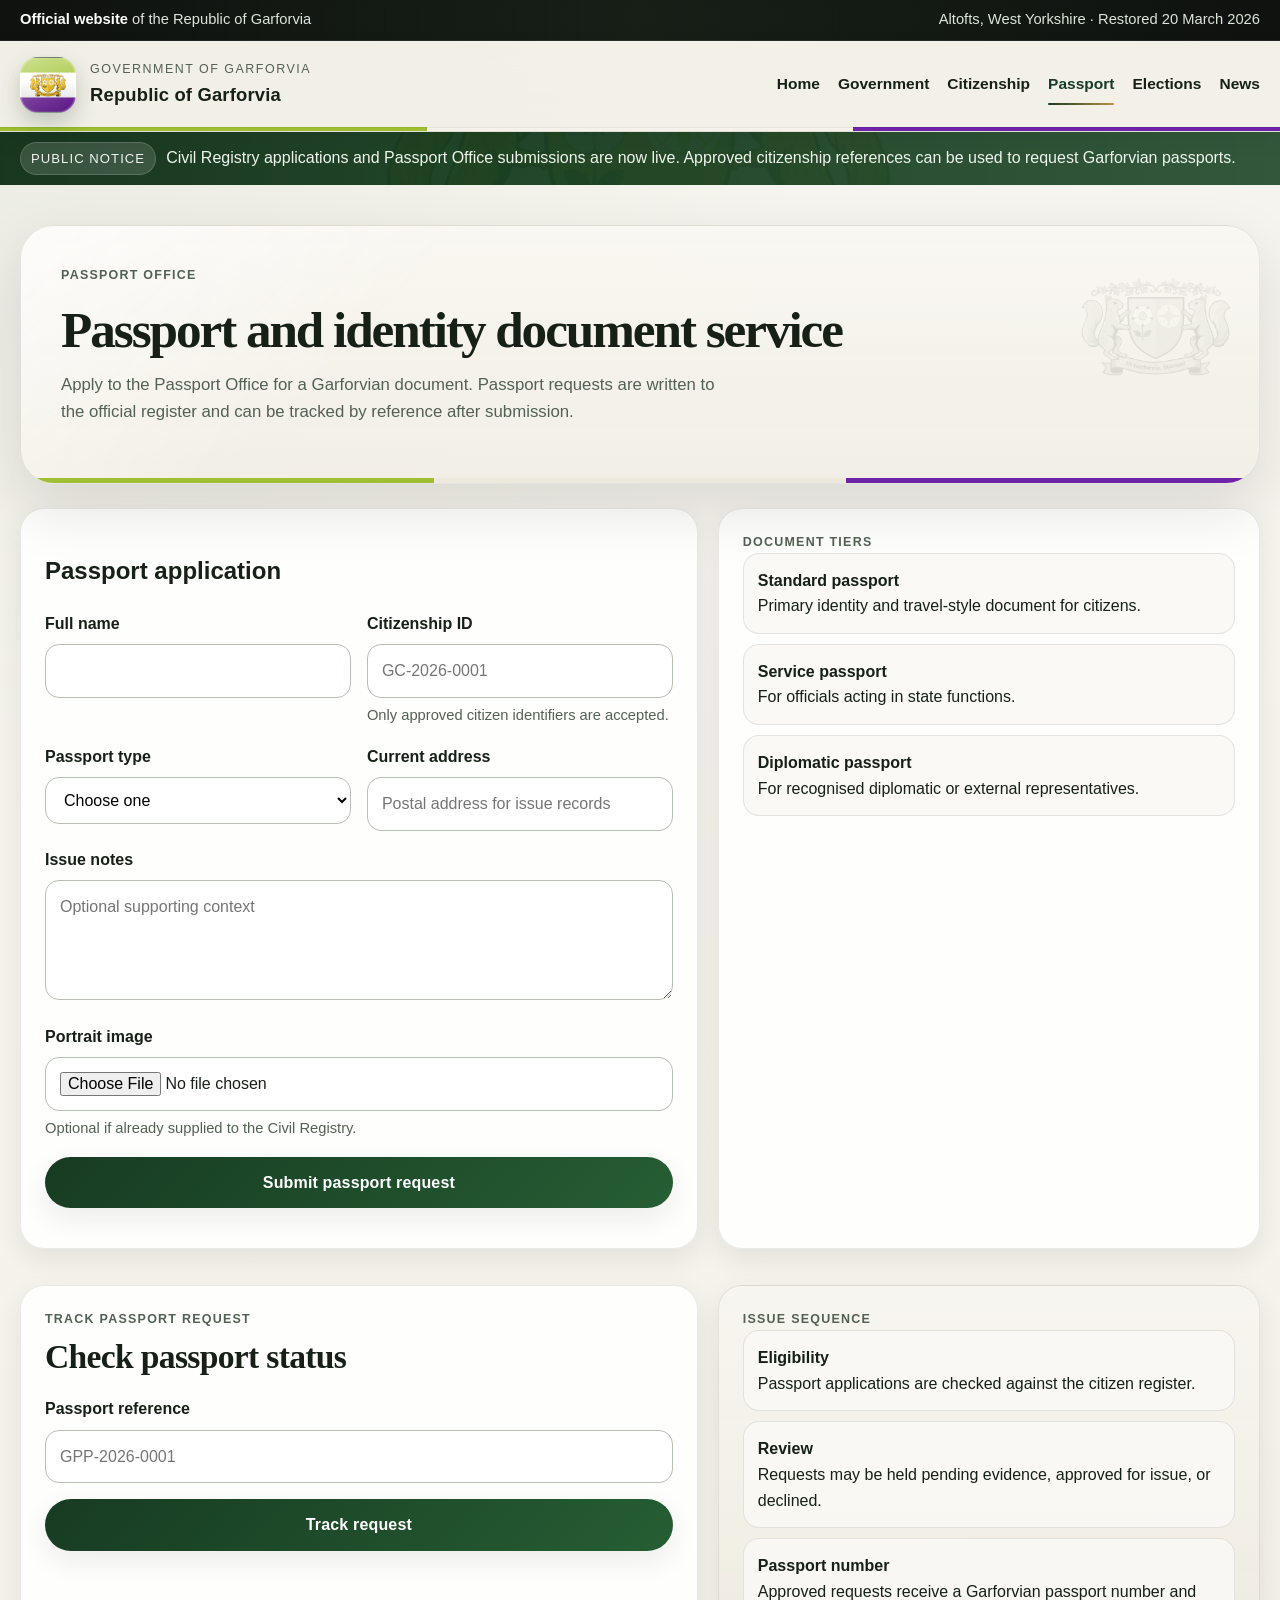
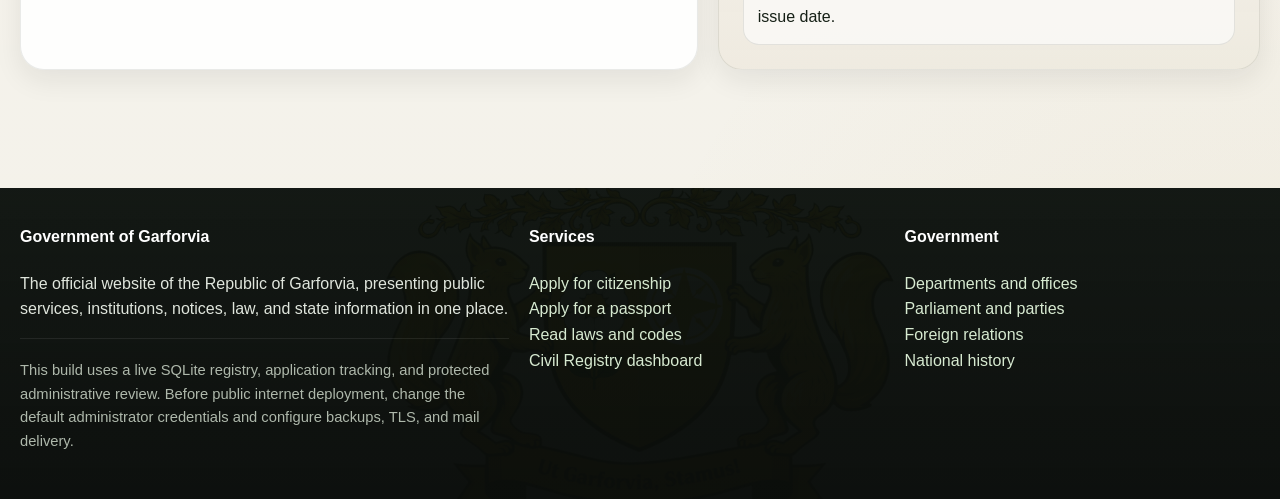
<file: passport.html>
<!DOCTYPE html>
<html lang="en">
<head>
  <meta charset="UTF-8">
  <meta name="viewport" content="width=device-width, initial-scale=1.0">
  <title>Passport · Government of Garforvia</title>
  <meta name="description" content="Official website of the Republic of Garforvia.">
  <link rel="stylesheet" href="assets/styles.css">
  <link rel="icon" href="assets/images/favicon.png" type="image/png">
</head>
<body>
<a class="skip-link" href="#main">Skip to content</a>
<div class="topbar">
  <div class="topbar-inner">
    <div><strong>Official website</strong> of the Republic of Garforvia</div>
    <div>Altofts, West Yorkshire · Restored 20 March 2026</div>
  </div>
</div>
<header class="site-header">
  <div class="nav-inner">
    <a class="brand" href="index.html" aria-label="Government of Garforvia home">
      <span class="brand-mark" aria-hidden="true"></span>
      <span><small>Government of Garforvia</small><strong>Republic of Garforvia</strong></span>
    </a>
    <nav class="nav-links" aria-label="Primary">
      <a href="index.html">Home</a><a href="government.html">Government</a><a href="citizenship.html">Citizenship</a><a href="passport.html" class="active">Passport</a><a href="elections.html">Elections</a><a href="news.html">News</a>
    </nav>
  </div>
</header>
<div class="alert-strip">
  <div class="alert-inner">
    <span class="alert-badge">Public notice</span>
    <span class="public-notice-text">Civil Registry applications and Passport Office submissions are now live. Approved citizenship references can be used to request Garforvian passports.</span>
  </div>
</div>
<main id="main" class="page">

  <section class="page-hero">
    <div class="kicker">Passport Office</div>
    <h1>Passport and identity document service</h1>
    <p>Apply to the Passport Office for a Garforvian document. Passport requests are written to the official register and can be tracked by reference after submission.</p>
  </section>

  <section class="form-shell">
    <div class="form-card">
      <h2>Passport application</h2>
      
<form id="passport-form" enctype="multipart/form-data">
  <div class="form-row">
    <div>
      <label for="passport-name">Full name</label>
      <input id="passport-name" name="fullName" required>
    </div>
    <div>
      <label for="citizenshipId">Citizenship ID</label>
      <input id="citizenshipId" name="citizenshipId" placeholder="GC-2026-0001" required>
      <div class="helper">Only approved citizen identifiers are accepted.</div>
    </div>
  </div>
  <div class="form-row">
    <div>
      <label for="passportType">Passport type</label>
      <select id="passportType" name="passportType" required>
        <option value="">Choose one</option>
        <option>Standard</option>
        <option>Service</option>
        <option>Diplomatic</option>
      </select>
    </div>
    <div>
      <label for="passport-address">Current address</label>
      <input id="passport-address" name="address" placeholder="Postal address for issue records" required>
    </div>
  </div>
  <div>
    <label for="passport-notes">Issue notes</label>
    <textarea id="passport-notes" name="notes" placeholder="Optional supporting context"></textarea>
  </div>
  <div>
    <label for="passport-portrait">Portrait image</label>
    <input id="passport-portrait" name="portrait" type="file" accept="image/*">
    <div class="helper">Optional if already supplied to the Civil Registry.</div>
  </div>
  <button type="submit">Submit passport request</button>
</form>
      <div id="passport-result" style="margin-top:16px"></div>
    </div>
    <aside class="form-card">
      <div class="kicker">Document tiers</div>
      <div class="mini-list">
        <div class="mini-item"><strong>Standard passport</strong><br>Primary identity and travel-style document for citizens.</div>
        <div class="mini-item"><strong>Service passport</strong><br>For officials acting in state functions.</div>
        <div class="mini-item"><strong>Diplomatic passport</strong><br>For recognised diplomatic or external representatives.</div>
      </div>
    </aside>
  </section>


<section class="section">
  <div class="form-shell">
    <div class="form-card">
      <div class="kicker">Track passport request</div>
      <h2>Check passport status</h2>
      <form id="passport-track-form">
        <div>
          <label for="passport-track-ref">Passport reference</label>
          <input id="passport-track-ref" name="reference" placeholder="GPP-2026-0001" required>
        </div>
        <button type="submit">Track request</button>
      </form>
      <div id="passport-track-result" style="margin-top:16px"></div>
    </div>
    <div class="form-card soft-panel">
      <div class="kicker">Issue sequence</div>
      <div class="mini-list">
        <div class="mini-item"><strong>Eligibility</strong><br>Passport applications are checked against the citizen register.</div>
        <div class="mini-item"><strong>Review</strong><br>Requests may be held pending evidence, approved for issue, or declined.</div>
        <div class="mini-item"><strong>Passport number</strong><br>Approved requests receive a Garforvian passport number and issue date.</div>
      </div>
    </div>
  </div>
</section>

</main>
<footer class="footer">
  <div class="footer-inner">
    <div>
      <h4>Government of Garforvia</h4>
      <p>The official website of the Republic of Garforvia, presenting public services, institutions, notices, law, and state information in one place.</p>
      <div class="footer-bottom">This build uses a live SQLite registry, application tracking, and protected administrative review. Before public internet deployment, change the default administrator credentials and configure backups, TLS, and mail delivery.</div>
    </div>
    <div>
      <h4>Services</h4>
      <p><a href="citizenship.html">Apply for citizenship</a><br>
      <a href="passport.html">Apply for a passport</a><br>
      <a href="laws.html">Read laws and codes</a><br>
      <a href="admin.html">Civil Registry dashboard</a></p>
    </div>
    <div>
      <h4>Government</h4>
      <p><a href="government.html">Departments and offices</a><br>
      <a href="parliament.html">Parliament and parties</a><br>
      <a href="foreign-relations.html">Foreign relations</a><br>
      <a href="history.html">National history</a></p>
    </div>
  </div>
</footer>
<script src="assets/script.js"></script>
</body>
</html>
</file>
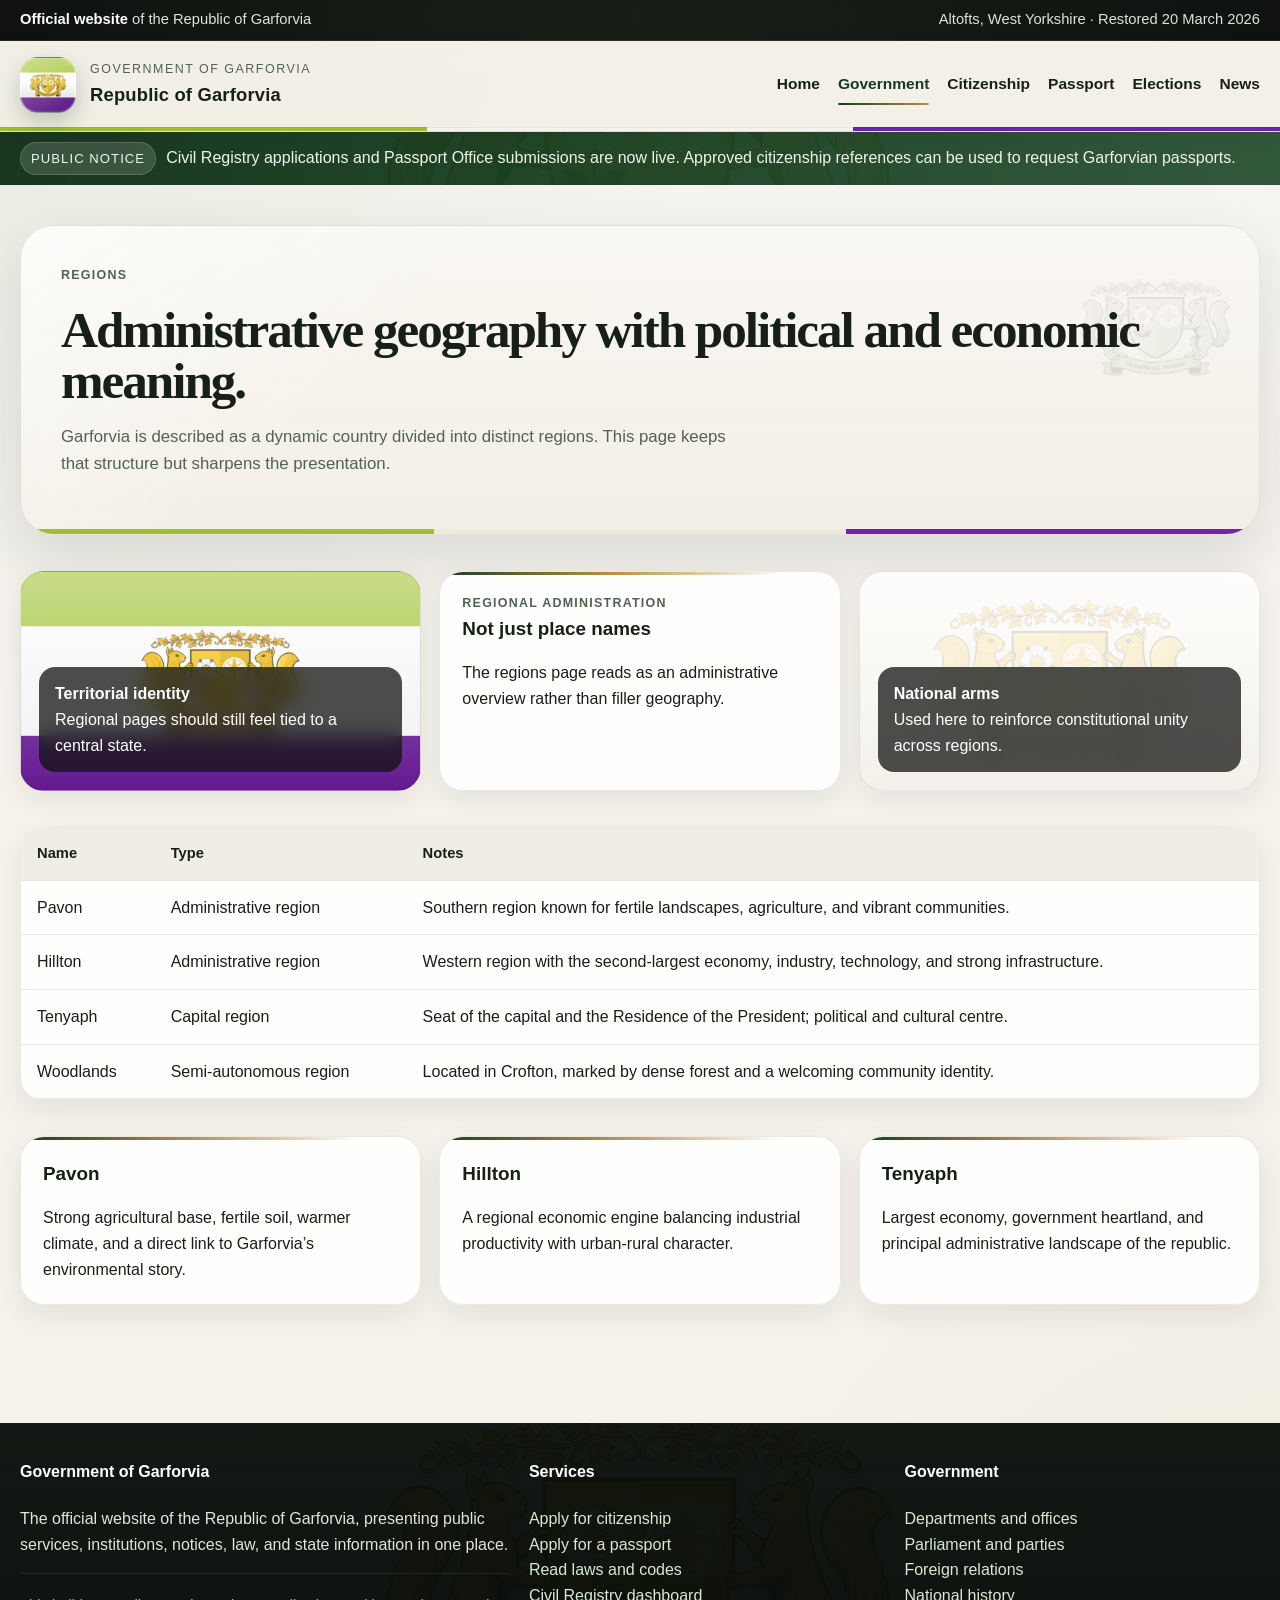
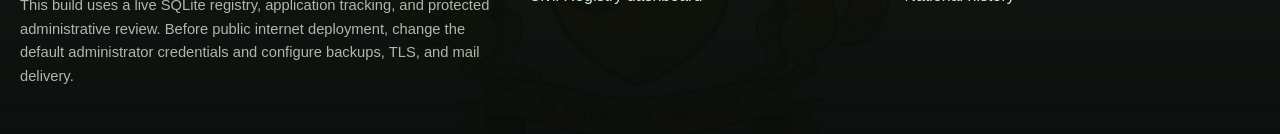
<file: regions.html>
<!DOCTYPE html>
<html lang="en">
<head>
  <meta charset="UTF-8">
  <meta name="viewport" content="width=device-width, initial-scale=1.0">
  <title>Regions · Government of Garforvia</title>
  <meta name="description" content="Official website of the Republic of Garforvia.">
  <link rel="stylesheet" href="assets/styles.css">
  <link rel="icon" href="assets/images/favicon.png" type="image/png">
</head>
<body>
<a class="skip-link" href="#main">Skip to content</a>
<div class="topbar">
  <div class="topbar-inner">
    <div><strong>Official website</strong> of the Republic of Garforvia</div>
    <div>Altofts, West Yorkshire · Restored 20 March 2026</div>
  </div>
</div>
<header class="site-header">
  <div class="nav-inner">
    <a class="brand" href="index.html" aria-label="Government of Garforvia home">
      <span class="brand-mark" aria-hidden="true"></span>
      <span><small>Government of Garforvia</small><strong>Republic of Garforvia</strong></span>
    </a>
    <nav class="nav-links" aria-label="Primary">
      <a href="index.html">Home</a><a href="government.html" class="active">Government</a><a href="citizenship.html">Citizenship</a><a href="passport.html">Passport</a><a href="elections.html">Elections</a><a href="news.html">News</a>
    </nav>
  </div>
</header>
<div class="alert-strip">
  <div class="alert-inner">
    <span class="alert-badge">Public notice</span>
    <span class="public-notice-text">Civil Registry applications and Passport Office submissions are now live. Approved citizenship references can be used to request Garforvian passports.</span>
  </div>
</div>
<main id="main" class="page">

  <section class="page-hero">
    <div class="kicker">Regions</div>
    <h1>Administrative geography with political and economic meaning.</h1>
    <p>Garforvia is described as a dynamic country divided into distinct regions. This page keeps that structure but sharpens the presentation.</p>
  </section>

  <section class="section three-grid">
    <div class="media-card"><div class="caption"><strong>Territorial identity</strong><br>Regional pages should still feel tied to a central state.</div></div>
    <div class="card"><div class="kicker">Regional administration</div><h3>Not just place names</h3><p>The regions page reads as an administrative overview rather than filler geography.</p></div>
    <div class="media-card coa"><div class="caption"><strong>National arms</strong><br>Used here to reinforce constitutional unity across regions.</div></div>
  </section>

  <section class="section">
    <div class="table-wrap">
      <table>
        <thead>
          <tr><th>Name</th><th>Type</th><th>Notes</th></tr>
        </thead>
        <tbody>
          <tr><td>Pavon</td><td>Administrative region</td><td>Southern region known for fertile landscapes, agriculture, and vibrant communities.</td></tr>
          <tr><td>Hillton</td><td>Administrative region</td><td>Western region with the second-largest economy, industry, technology, and strong infrastructure.</td></tr>
          <tr><td>Tenyaph</td><td>Capital region</td><td>Seat of the capital and the Residence of the President; political and cultural centre.</td></tr>
          <tr><td>Woodlands</td><td>Semi-autonomous region</td><td>Located in Crofton, marked by dense forest and a welcoming community identity.</td></tr>
        </tbody>
      </table>
    </div>
  </section>

  <section class="section">
    <div class="card-grid">
      <div class="card"><h3>Pavon</h3><p>Strong agricultural base, fertile soil, warmer climate, and a direct link to Garforvia’s environmental story.</p></div>
      <div class="card"><h3>Hillton</h3><p>A regional economic engine balancing industrial productivity with urban-rural character.</p></div>
      <div class="card"><h3>Tenyaph</h3><p>Largest economy, government heartland, and principal administrative landscape of the republic.</p></div>
    </div>
  </section>

</main>
<footer class="footer">
  <div class="footer-inner">
    <div>
      <h4>Government of Garforvia</h4>
      <p>The official website of the Republic of Garforvia, presenting public services, institutions, notices, law, and state information in one place.</p>
      <div class="footer-bottom">This build uses a live SQLite registry, application tracking, and protected administrative review. Before public internet deployment, change the default administrator credentials and configure backups, TLS, and mail delivery.</div>
    </div>
    <div>
      <h4>Services</h4>
      <p><a href="citizenship.html">Apply for citizenship</a><br>
      <a href="passport.html">Apply for a passport</a><br>
      <a href="laws.html">Read laws and codes</a><br>
      <a href="admin.html">Civil Registry dashboard</a></p>
    </div>
    <div>
      <h4>Government</h4>
      <p><a href="government.html">Departments and offices</a><br>
      <a href="parliament.html">Parliament and parties</a><br>
      <a href="foreign-relations.html">Foreign relations</a><br>
      <a href="history.html">National history</a></p>
    </div>
  </div>
</footer>
<script src="assets/script.js"></script>
</body>
</html>
</file>
<file: assets/styles.css>
:root {
  --flag-url: url("images/flag.png");
  --coa-url: url("images/coa.png");
  --bg: #f2efe6;
  --surface: rgba(255,255,255,0.88);
  --surface-solid: #ffffff;
  --surface-alt: #ece6d7;
  --text: #162016;
  --muted: #536154;
  --line: rgba(47,59,43,0.12);
  --line-strong: #66785c;
  --brand: #173b22;
  --brand-2: #265e33;
  --brand-3: #dfe9d8;
  --accent: #b69043;
  --accent-soft: #f4e8c7;
  --danger: #5a2ca0;
  --shadow: 0 24px 60px rgba(22, 28, 23, 0.12);
  --shadow-soft: 0 10px 28px rgba(22, 28, 23, 0.08);
  --radius: 24px;
  --radius-sm: 16px;
  --max: 1240px;
}

* { box-sizing: border-box; }
html { scroll-behavior: smooth; }
body {
  margin: 0;
  color: var(--text);
  font-family: Inter, "Segoe UI", Arial, Helvetica, sans-serif;
  line-height: 1.6;
  background:
    radial-gradient(circle at top left, rgba(38,94,51,0.06), transparent 34%),
    radial-gradient(circle at bottom right, rgba(182,144,67,0.08), transparent 28%),
    linear-gradient(180deg, rgba(255,255,255,0.35), rgba(255,255,255,0.15)),
    var(--bg);
  position: relative;
}
body::before {
  content: "";
  position: fixed;
  inset: 0;
  pointer-events: none;
  opacity: 0.4;
  background-image:
    linear-gradient(rgba(23,59,34,0.03) 1px, transparent 1px),
    linear-gradient(90deg, rgba(23,59,34,0.03) 1px, transparent 1px);
  background-size: 32px 32px;
  mask-image: linear-gradient(180deg, rgba(0,0,0,0.35), transparent 78%);
}

a { color: var(--brand-2); text-decoration: none; }
a:hover { text-decoration: underline; }
img { max-width: 100%; display: block; }

.skip-link {
  position: absolute;
  left: -999px;
  top: 0;
  background: #fff;
  color: #000;
  padding: 10px 14px;
  z-index: 1000;
}
.skip-link:focus { left: 10px; }

.topbar {
  background: linear-gradient(90deg, #0f120f, #171f17 50%, #0f120f);
  color: #dce5d9;
  font-size: 0.92rem;
  border-bottom: 1px solid rgba(255,255,255,0.08);
}
.topbar-inner, .nav-inner, .page, .footer-inner, .alert-inner {
  width: min(calc(100% - 32px), var(--max));
  margin: 0 auto;
}
.topbar-inner {
  padding: 8px 0;
  display: flex;
  justify-content: space-between;
  gap: 16px;
  flex-wrap: wrap;
}
.topbar strong { color: #fff; }

.site-header {
  position: sticky;
  top: 0;
  z-index: 50;
  backdrop-filter: blur(14px);
  background: rgba(242,239,230,0.82);
  border-bottom: 1px solid rgba(23, 32, 24, 0.08);
  box-shadow: 0 8px 24px rgba(11,12,12,0.05);
}
.site-header::after {
  content: "";
  display: block;
  height: 4px;
  background: linear-gradient(90deg, #9fbe32 0 33.333%, #f4f2ea 33.333% 66.666%, #6f23a8 66.666% 100%);
  box-shadow: 0 1px 0 rgba(0,0,0,0.06) inset;
}
.nav-inner {
  display: flex;
  align-items: center;
  justify-content: space-between;
  gap: 20px;
  padding: 16px 0 14px;
}
.brand {
  display: flex;
  align-items: center;
  gap: 14px;
  color: var(--text);
}
.brand-mark {
  width: 56px;
  height: 56px;
  border-radius: 18px;
  background:
    linear-gradient(135deg, rgba(255,255,255,0.34), transparent),
    var(--flag-url) center/cover no-repeat,
    linear-gradient(145deg, var(--brand), #19361f);
  border: 1px solid rgba(255,255,255,0.3);
  box-shadow: inset 0 0 0 1px rgba(255,255,255,0.12), 0 10px 22px rgba(23,59,34,0.22);
  position: relative;
  overflow: hidden;
}
.brand-mark::after {
  content: "";
  position: absolute;
  inset: 0;
  background: linear-gradient(180deg, rgba(255,255,255,0.16), transparent 42%, rgba(0,0,0,0.16));
}
.brand small {
  display: block;
  color: var(--muted);
  font-size: 0.78rem;
  letter-spacing: 0.12em;
  text-transform: uppercase;
}
.brand strong {
  display: block;
  font-size: 1.15rem;
  letter-spacing: 0.01em;
}

.nav-links {
  display: flex;
  gap: 18px;
  flex-wrap: wrap;
  align-items: center;
}
.nav-links a {
  color: var(--text);
  font-size: 0.97rem;
  font-weight: 700;
  padding: 8px 0;
  position: relative;
}
.nav-links a::after {
  content: "";
  position: absolute;
  left: 0;
  right: 0;
  bottom: 0;
  height: 2px;
  border-radius: 999px;
  transform: scaleX(0);
  transform-origin: left;
  background: linear-gradient(90deg, var(--brand), var(--accent));
  transition: transform 0.2s ease;
}
.nav-links a:hover::after,
.nav-links a.active::after { transform: scaleX(1); }
.nav-links a.active { color: var(--brand); }

.button, button, .button-link {
  display: inline-flex;
  align-items: center;
  justify-content: center;
  gap: 8px;
  border: 0;
  cursor: pointer;
  font: inherit;
  font-weight: 800;
  letter-spacing: 0.01em;
  padding: 13px 20px;
  border-radius: 999px;
  background: linear-gradient(135deg, var(--brand), var(--brand-2));
  color: #fff;
  box-shadow: var(--shadow-soft);
}
.button.secondary, .button-link.secondary {
  background: rgba(255,255,255,0.68);
  color: var(--brand);
  border: 1px solid rgba(255,255,255,0.2);
  box-shadow: inset 0 0 0 1px rgba(23,59,34,0.08);
}
.button:hover, button:hover, .button-link:hover { text-decoration: none; transform: translateY(-1px); }

.alert-strip {
  background:
    linear-gradient(90deg, rgba(20,56,28,0.97), rgba(35,75,44,0.97)),
    var(--flag-url) center/cover no-repeat;
  color: #eff5ee;
  position: relative;
}
.alert-strip::after {
  content: "";
  position: absolute;
  inset: 0;
  background: linear-gradient(90deg, rgba(0,0,0,0.12), transparent 35%, rgba(255,255,255,0.04));
  pointer-events: none;
}
.alert-inner {
  position: relative;
  z-index: 1;
  padding: 10px 0;
  display: flex;
  gap: 10px;
  align-items: center;
  flex-wrap: wrap;
}
.alert-badge {
  background: rgba(255,255,255,0.14);
  border: 1px solid rgba(255,255,255,0.16);
  border-radius: 999px;
  padding: 5px 10px;
  font-size: 0.82rem;
  text-transform: uppercase;
  letter-spacing: 0.08em;
}

.page {
  padding: 40px 0 80px;
}

.hero {
  display: grid;
  grid-template-columns: 1.32fr 0.88fr;
  gap: 28px;
  align-items: stretch;
  margin-bottom: 28px;
}
.hero-main {
  background:
    linear-gradient(135deg, rgba(255,255,255,0.08), transparent 30%),
    linear-gradient(180deg, rgba(23,59,34,0.98), rgba(17,32,22,0.98));
  color: #fff;
  border-radius: 34px;
  padding: 48px;
  box-shadow: var(--shadow);
  position: relative;
  overflow: hidden;
  isolation: isolate;
}
.hero-main::before {
  content: "";
  position: absolute;
  width: 420px;
  height: 420px;
  border-radius: 50%;
  background: radial-gradient(circle, rgba(255,255,255,0.13), transparent 68%);
  top: -140px;
  right: -120px;
}
.hero-main::after {
  content: "";
  position: absolute;
  right: -8%;
  bottom: -18%;
  width: 48%;
  height: 80%;
  background: var(--coa-url) center/contain no-repeat;
  opacity: 0.14;
  filter: saturate(0) brightness(2.4);
  z-index: -1;
}
.eyebrow {
  display: inline-flex;
  align-items: center;
  gap: 8px;
  background: rgba(255,255,255,0.10);
  border: 1px solid rgba(255,255,255,0.16);
  color: #eef5ea;
  border-radius: 999px;
  padding: 7px 12px;
  font-size: 0.8rem;
  letter-spacing: 0.08em;
  text-transform: uppercase;
}
.hero h1, .page-hero h1 {
  font-family: Georgia, "Times New Roman", serif;
  font-size: clamp(2.5rem, 4vw, 4.6rem);
  line-height: 1.01;
  margin: 18px 0 12px;
  letter-spacing: -0.04em;
}
.hero p {
  font-size: 1.08rem;
  max-width: 64ch;
  color: rgba(255,255,255,0.92);
}
.hero-actions {
  display: flex;
  gap: 12px;
  flex-wrap: wrap;
  margin-top: 24px;
}
.hero-side {
  display: grid;
  gap: 16px;
}
.panel {
  background: var(--surface);
  backdrop-filter: blur(10px);
  border: 1px solid rgba(23,32,24,0.09);
  border-radius: 26px;
  padding: 24px;
  box-shadow: var(--shadow-soft);
}
.panel.soft {
  background: linear-gradient(180deg, rgba(255,255,255,0.96), rgba(247,244,237,0.92));
}
.state-emblem {
  background:
    radial-gradient(circle at top, rgba(255,255,255,0.85), rgba(255,255,255,0.2) 55%, transparent 65%),
    linear-gradient(180deg, #f5f3eb, #e8e2d2);
  text-align: center;
  overflow: hidden;
}
.state-emblem::before {
  content: "";
  display: block;
  width: 150px;
  height: 150px;
  margin: 0 auto 18px;
  border-radius: 50%;
  background:
    linear-gradient(180deg, rgba(255,255,255,0.8), rgba(255,255,255,0.1)),
    var(--coa-url) center/82% no-repeat,
    radial-gradient(circle, #fff, #e2dbc6 68%);
  box-shadow: inset 0 0 0 10px rgba(255,255,255,0.45), 0 18px 34px rgba(50,53,38,0.12);
}
.flag-banner {
  min-height: 120px;
  border-radius: 22px;
  border: 1px solid rgba(23,32,24,0.08);
  background:
    linear-gradient(135deg, rgba(255,255,255,0.16), rgba(0,0,0,0.06)),
    var(--flag-url) center/cover no-repeat;
  box-shadow: var(--shadow-soft);
}
.stat-grid {
  display: grid;
  grid-template-columns: repeat(2, 1fr);
  gap: 14px;
  margin-top: 20px;
}
.stat {
  padding: 14px;
  border-radius: 18px;
  background: rgba(255,255,255,0.08);
  border: 1px solid rgba(255,255,255,0.12);
  backdrop-filter: blur(8px);
}
.stat strong {
  display: block;
  font-size: 1.55rem;
  margin-bottom: 2px;
}
.panel h2, .section h2, .page-hero h2 {
  font-family: Georgia, "Times New Roman", serif;
  font-size: 2.1rem;
  margin: 0 0 12px;
  letter-spacing: -0.02em;
}
.panel h3, .section h3 {
  margin: 0 0 10px;
  font-size: 1.18rem;
}
.kicker {
  color: var(--muted);
  text-transform: uppercase;
  letter-spacing: 0.1em;
  font-size: 0.78rem;
  font-weight: 800;
}

.quick-grid, .card-grid, .service-grid, .timeline, .three-grid {
  display: grid;
  gap: 18px;
}
.quick-grid { grid-template-columns: repeat(4, 1fr); }
.card-grid { grid-template-columns: repeat(3, 1fr); }
.service-grid { grid-template-columns: repeat(3, 1fr); }
.three-grid { grid-template-columns: repeat(3, 1fr); }

.card {
  background: var(--surface);
  backdrop-filter: blur(10px);
  border: 1px solid rgba(23,32,24,0.09);
  border-radius: 24px;
  padding: 22px;
  box-shadow: var(--shadow-soft);
  position: relative;
  overflow: hidden;
}
.card::before {
  content: "";
  position: absolute;
  inset: 0 auto auto 0;
  width: 100%;
  height: 3px;
  background: linear-gradient(90deg, var(--brand), var(--accent), transparent 85%);
}
.card.tinted {
  background: linear-gradient(180deg, rgba(223,233,216,0.92), rgba(248,251,247,0.92));
}
.card h3, .card h4 {
  margin-top: 0;
  margin-bottom: 10px;
}
.card ul { margin: 0; padding-left: 18px; }
.card p:last-child { margin-bottom: 0; }

.section {
  margin-top: 36px;
}
.section-header {
  display: flex;
  align-items: end;
  justify-content: space-between;
  gap: 16px;
  margin-bottom: 16px;
}
.section-header p {
  margin: 0;
  max-width: 62ch;
  color: var(--muted);
}

.feature-split {
  display: grid;
  grid-template-columns: 1.1fr 0.9fr;
  gap: 18px;
  align-items: start;
}
.callout {
  padding: 20px;
  border-left: 5px solid var(--accent);
  background: linear-gradient(180deg, #fbf7ec, #f5ecd6);
  border-radius: 18px;
}

.table-wrap {
  overflow-x: auto;
  border: 1px solid rgba(23,32,24,0.09);
  border-radius: 22px;
  background: var(--surface);
  box-shadow: var(--shadow-soft);
}
.table-wrap table {
  width: 100%;
  border-collapse: collapse;
}
.table-wrap th, .table-wrap td {
  padding: 14px 16px;
  border-bottom: 1px solid rgba(23,32,24,0.09);
  text-align: left;
  vertical-align: top;
}
.table-wrap th {
  background: #f0ede4;
  font-size: 0.92rem;
}
.progress {
  width: 100%;
  height: 10px;
  background: #e3ddd1;
  border-radius: 999px;
  overflow: hidden;
}
.progress > span {
  display: block;
  height: 100%;
  background: linear-gradient(90deg, var(--brand-2), #84b47c);
}
.party-chip {
  display: inline-flex;
  align-items: center;
  gap: 8px;
  font-weight: 700;
}
.party-dot {
  width: 12px;
  height: 12px;
  border-radius: 50%;
  display: inline-block;
}
.green { background: #22a11f; }
.red, .purple { background: #6f23a8; }
.blue { background: #314ee8; }

.news-list {
  display: grid;
  gap: 14px;
}
.news-item {
  background: var(--surface);
  border: 1px solid rgba(23,32,24,0.09);
  border-radius: 20px;
  padding: 18px 20px;
  box-shadow: var(--shadow-soft);
}
.news-meta {
  color: var(--muted);
  font-size: 0.92rem;
  margin-bottom: 8px;
}
.timeline {
  grid-template-columns: 1fr;
  position: relative;
}
.timeline::before {
  content: "";
  position: absolute;
  top: 0;
  bottom: 0;
  left: 16px;
  width: 2px;
  background: linear-gradient(180deg, #9db492, #d6cfbc);
}
.timeline-entry {
  position: relative;
  padding-left: 46px;
  background: var(--surface);
  border: 1px solid rgba(23,32,24,0.09);
  border-radius: 24px;
  padding: 22px 22px 22px 52px;
  box-shadow: var(--shadow-soft);
}
.timeline-entry::before {
  content: "";
  position: absolute;
  left: 10px;
  top: 26px;
  width: 14px;
  height: 14px;
  border-radius: 50%;
  background: var(--brand);
  border: 4px solid #e6efe3;
}

.form-shell {
  display: grid;
  grid-template-columns: 1fr 0.8fr;
  gap: 20px;
}
.form-card {
  background: var(--surface);
  border: 1px solid rgba(23,32,24,0.09);
  border-radius: 24px;
  padding: 24px;
  box-shadow: var(--shadow-soft);
}
form { display: grid; gap: 16px; }
label { font-weight: 700; display: block; margin-bottom: 8px; }
input, select, textarea {
  width: 100%;
  border: 1px solid #b7bfb1;
  border-radius: 14px;
  background: rgba(255,255,255,0.95);
  padding: 13px 14px;
  font: inherit;
}
textarea { min-height: 120px; resize: vertical; }
input:focus, select:focus, textarea:focus {
  outline: 3px solid rgba(29,112,184,0.18);
  border-color: var(--brand-2);
}
.form-row {
  display: grid;
  grid-template-columns: 1fr 1fr;
  gap: 16px;
}
.helper { color: var(--muted); font-size: 0.92rem; margin-top: 6px; }
.mini-list {
  display: grid;
  gap: 10px;
}
.mini-item {
  padding: 14px;
  border-radius: 16px;
  border: 1px solid rgba(23,32,24,0.1);
  background: rgba(250,249,245,0.88);
}
.status-pill {
  display: inline-flex;
  align-items: center;
  gap: 8px;
  border-radius: 999px;
  padding: 6px 11px;
  background: #edf5ea;
  color: var(--brand);
  font-size: 0.85rem;
  font-weight: 700;
}
.status-pill.warn { background: #fbf4de; color: #7f5c10; }
.status-pill.danger { background: #f8e3e3; color: var(--danger); }

.dashboard-grid {
  display: grid;
  grid-template-columns: 1fr 1fr;
  gap: 18px;
}
.list-box {
  display: grid;
  gap: 12px;
  max-height: 480px;
  overflow: auto;
}
.record {
  border: 1px solid rgba(23,32,24,0.09);
  border-radius: 16px;
  padding: 16px;
  background: rgba(255,255,255,0.86);
}
.record h4 { margin: 0 0 8px; }
.record-meta { color: var(--muted); font-size: 0.9rem; }

.page-hero {
  background:
    linear-gradient(135deg, rgba(255,255,255,0.66), rgba(255,255,255,0.16) 30%),
    linear-gradient(180deg, rgba(247,245,239,0.95), rgba(238,234,223,0.92));
  border: 1px solid rgba(23,32,24,0.09);
  border-radius: 34px;
  padding: 40px;
  margin-bottom: 24px;
  box-shadow: var(--shadow);
  position: relative;
  overflow: hidden;
  isolation: isolate;
}
.page-hero::before {
  content: "";
  position: absolute;
  right: 18px;
  top: 16px;
  width: 170px;
  height: 170px;
  background: var(--coa-url) center/contain no-repeat;
  opacity: 0.12;
  filter: saturate(0) sepia(0.2) hue-rotate(20deg);
  z-index: -1;
}
.page-hero::after {
  content: "";
  position: absolute;
  inset: auto 0 0 0;
  height: 5px;
  background: linear-gradient(90deg, #9fbe32 0 33.333%, #edeadd 33.333% 66.666%, #6f23a8 66.666% 100%);
}
.page-hero p {
  max-width: 72ch;
  color: var(--muted);
  font-size: 1.05rem;
}

.footer {
  background:
    linear-gradient(180deg, rgba(13,19,14,0.96), rgba(17,22,18,0.98)),
    var(--flag-url) center/cover no-repeat;
  color: #e0e6dd;
  margin-top: 38px;
  position: relative;
}
.footer::before {
  content: "";
  position: absolute;
  inset: 0;
  background: linear-gradient(180deg, rgba(0,0,0,0.14), rgba(0,0,0,0.4));
  pointer-events: none;
}
.footer-inner {
  position: relative;
  z-index: 1;
  padding: 36px 0 46px;
  display: grid;
  grid-template-columns: 1.1fr 0.8fr 0.8fr;
  gap: 20px;
}
.footer h4 { margin-top: 0; color: #fff; }
.footer a { color: #d7ead1; }
.footer-bottom {
  border-top: 1px solid rgba(255,255,255,0.08);
  padding-top: 20px;
  color: #aeb8ab;
  font-size: 0.92rem;
}

.media-card {
  position: relative;
  min-height: 220px;
  border-radius: 24px;
  overflow: hidden;
  border: 1px solid rgba(23,32,24,0.09);
  box-shadow: var(--shadow-soft);
  background: linear-gradient(180deg, rgba(255,255,255,0.4), rgba(0,0,0,0.06)), var(--flag-url) center/cover no-repeat;
}
.media-card.coa {
  background: linear-gradient(180deg, rgba(255,255,255,0.85), rgba(243,240,233,0.9)), var(--coa-url) center/contain no-repeat;
  background-size: auto, 72%;
}
.media-card .caption {
  position: absolute;
  left: 18px;
  right: 18px;
  bottom: 18px;
  padding: 14px 16px;
  border-radius: 16px;
  background: rgba(16,18,16,0.74);
  color: #fff;
  backdrop-filter: blur(10px);
}

@media (max-width: 1024px) {
  .hero, .feature-split, .form-shell, .footer-inner, .dashboard-grid {
    grid-template-columns: 1fr;
  }
  .quick-grid, .card-grid, .service-grid, .three-grid { grid-template-columns: repeat(2, 1fr); }
}

@media (max-width: 720px) {
  .nav-inner { align-items: flex-start; flex-direction: column; }
  .hero-main, .page-hero { padding: 28px; }
  .quick-grid, .card-grid, .service-grid, .three-grid, .form-row, .stat-grid {
    grid-template-columns: 1fr;
  }
  .topbar-inner, .section-header { flex-direction: column; align-items: flex-start; }
  .hero h1, .page-hero h1 { font-size: clamp(2.2rem, 10vw, 3.3rem); }
}


.hidden { display: none !important; }
.message {
  padding: 14px 16px;
  border-radius: 16px;
  border: 1px solid rgba(23,32,24,0.1);
  background: rgba(255,255,255,0.9);
  box-shadow: var(--shadow-soft);
}
.message.success { background: #eef8ee; color: var(--brand); }
.message.error { background: #f3ebff; color: #4b207f; }
.message.info { background: #f6f2e7; color: var(--text); }
.admin-actions {
  display: grid;
  gap: 10px;
}
.record-form {
  display: grid;
  gap: 10px;
  margin-top: 14px;
}
.record-form .form-row {
  grid-template-columns: 1fr;
}
.record textarea {
  min-height: 80px;
}
.download-links {
  display: flex;
  flex-wrap: wrap;
  gap: 8px;
  margin-top: 10px;
}
.download-links a {
  font-size: 0.88rem;
  font-weight: 700;
}
.meta-grid {
  display: grid;
  grid-template-columns: repeat(2, minmax(0, 1fr));
  gap: 8px 16px;
  margin: 10px 0;
}
.meta-grid div {
  font-size: 0.92rem;
  color: var(--muted);
}
.soft-panel {
  background: linear-gradient(180deg, rgba(247,245,239,0.96), rgba(238,234,223,0.92));
}
.inline-actions {
  display: flex;
  gap: 10px;
  flex-wrap: wrap;
}
code.inline-ref {
  background: rgba(16,18,16,0.06);
  padding: 4px 8px;
  border-radius: 10px;
  font-weight: 700;
}


.hidden { display: none !important; }
.news-admin-item + .news-admin-item { margin-top: 18px; }
.news-admin-item { border: 1px solid var(--line); border-radius: 18px; padding: 18px; background: rgba(255,255,255,0.72); box-shadow: var(--shadow-soft); }
.news-admin-item h4 { margin: 0 0 8px; }
.news-admin-item .record-form { margin-top: 14px; }
.checkbox-row { display: flex; align-items: center; gap: 10px; }
.text-link-button { background: transparent; color: var(--danger); border: 1px solid rgba(90,44,160,0.18); box-shadow: none; }
.text-link-button:hover { background: rgba(90,44,160,0.08); transform: none; }
.public-notice-text { flex: 1 1 360px; }
</file>
